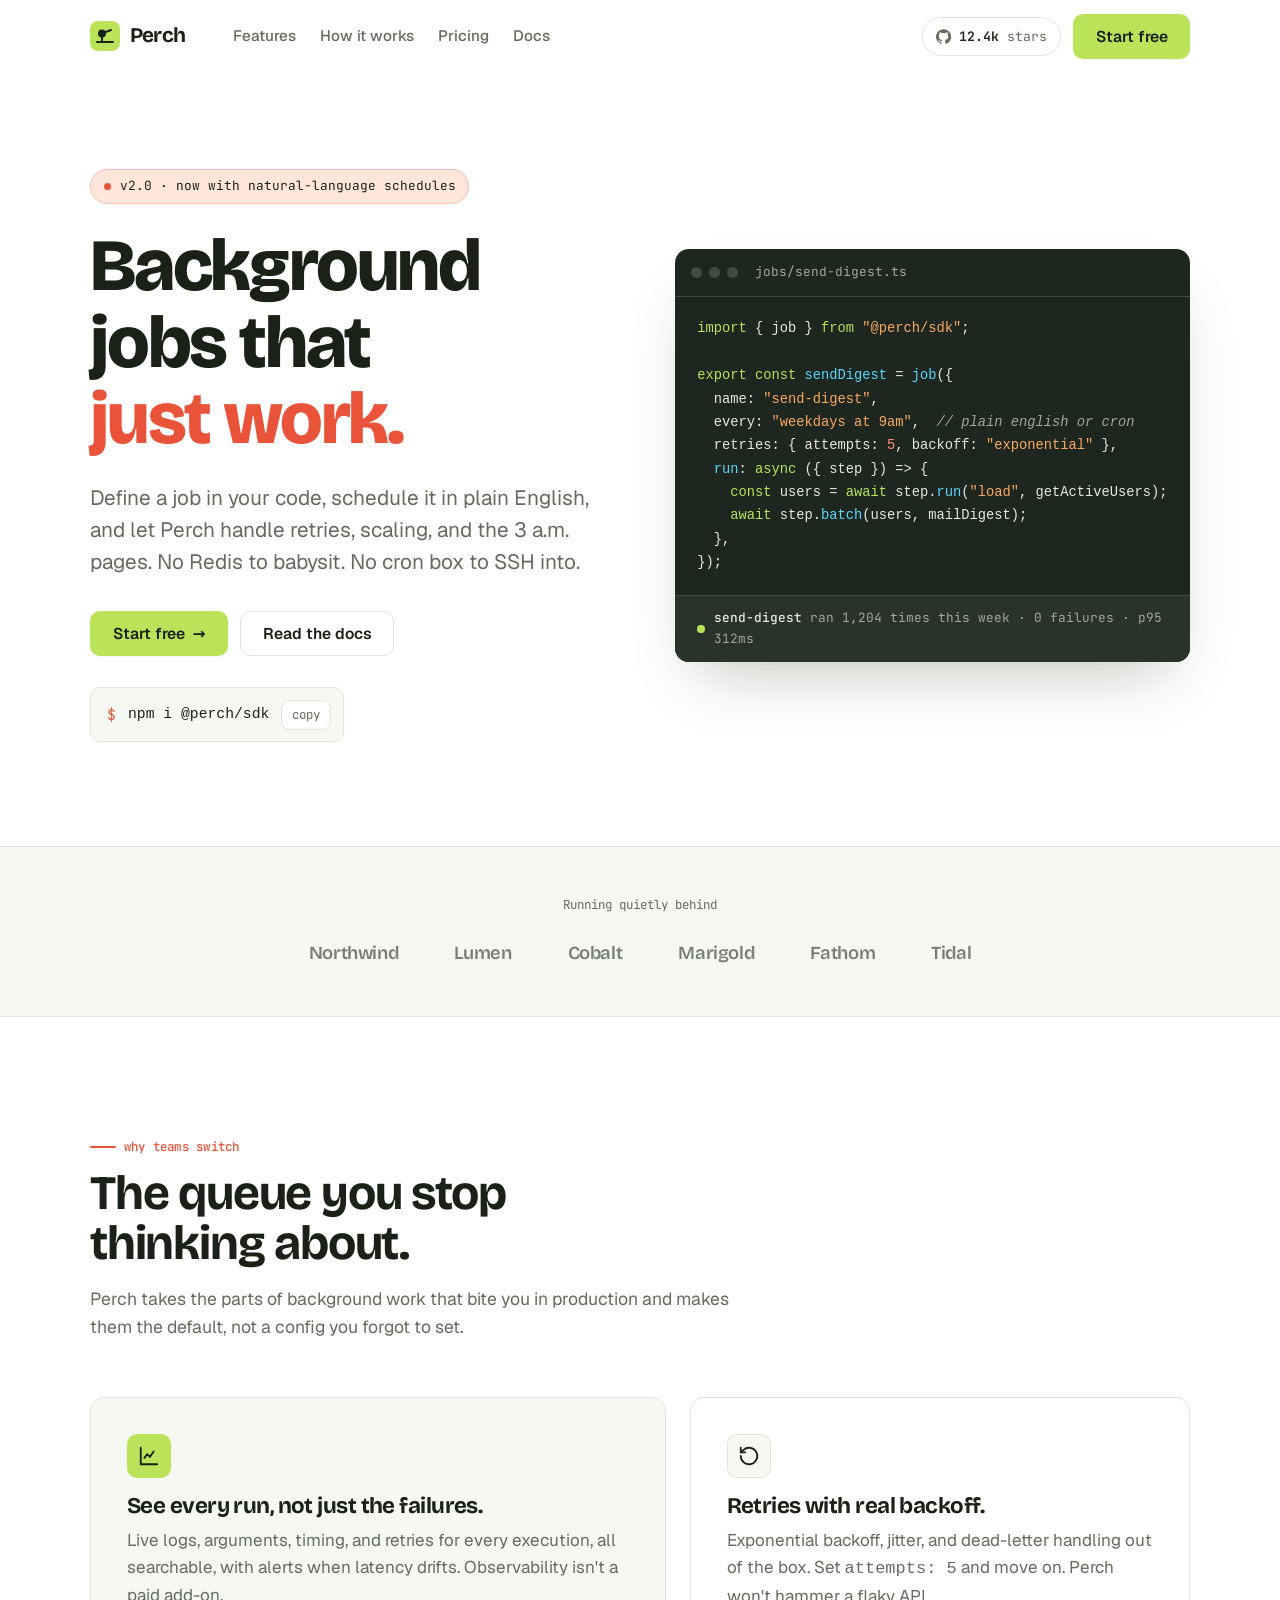
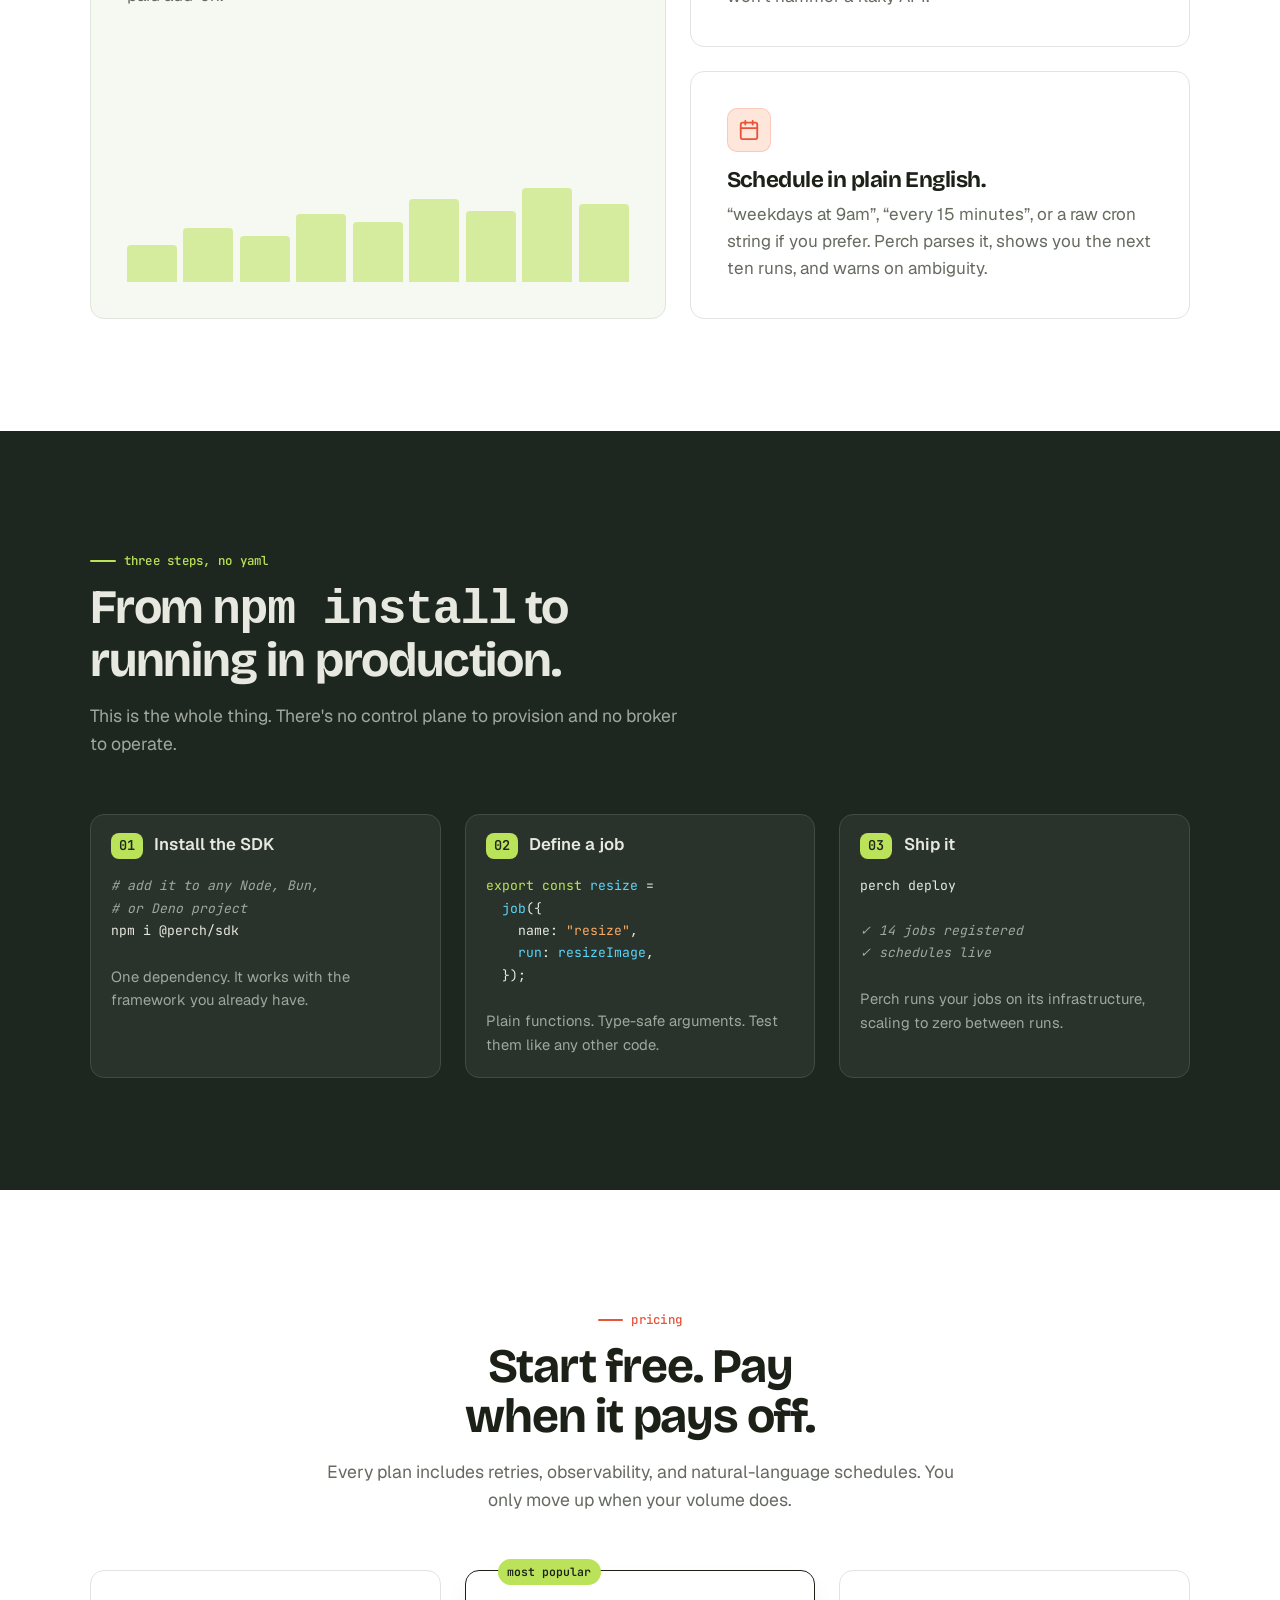
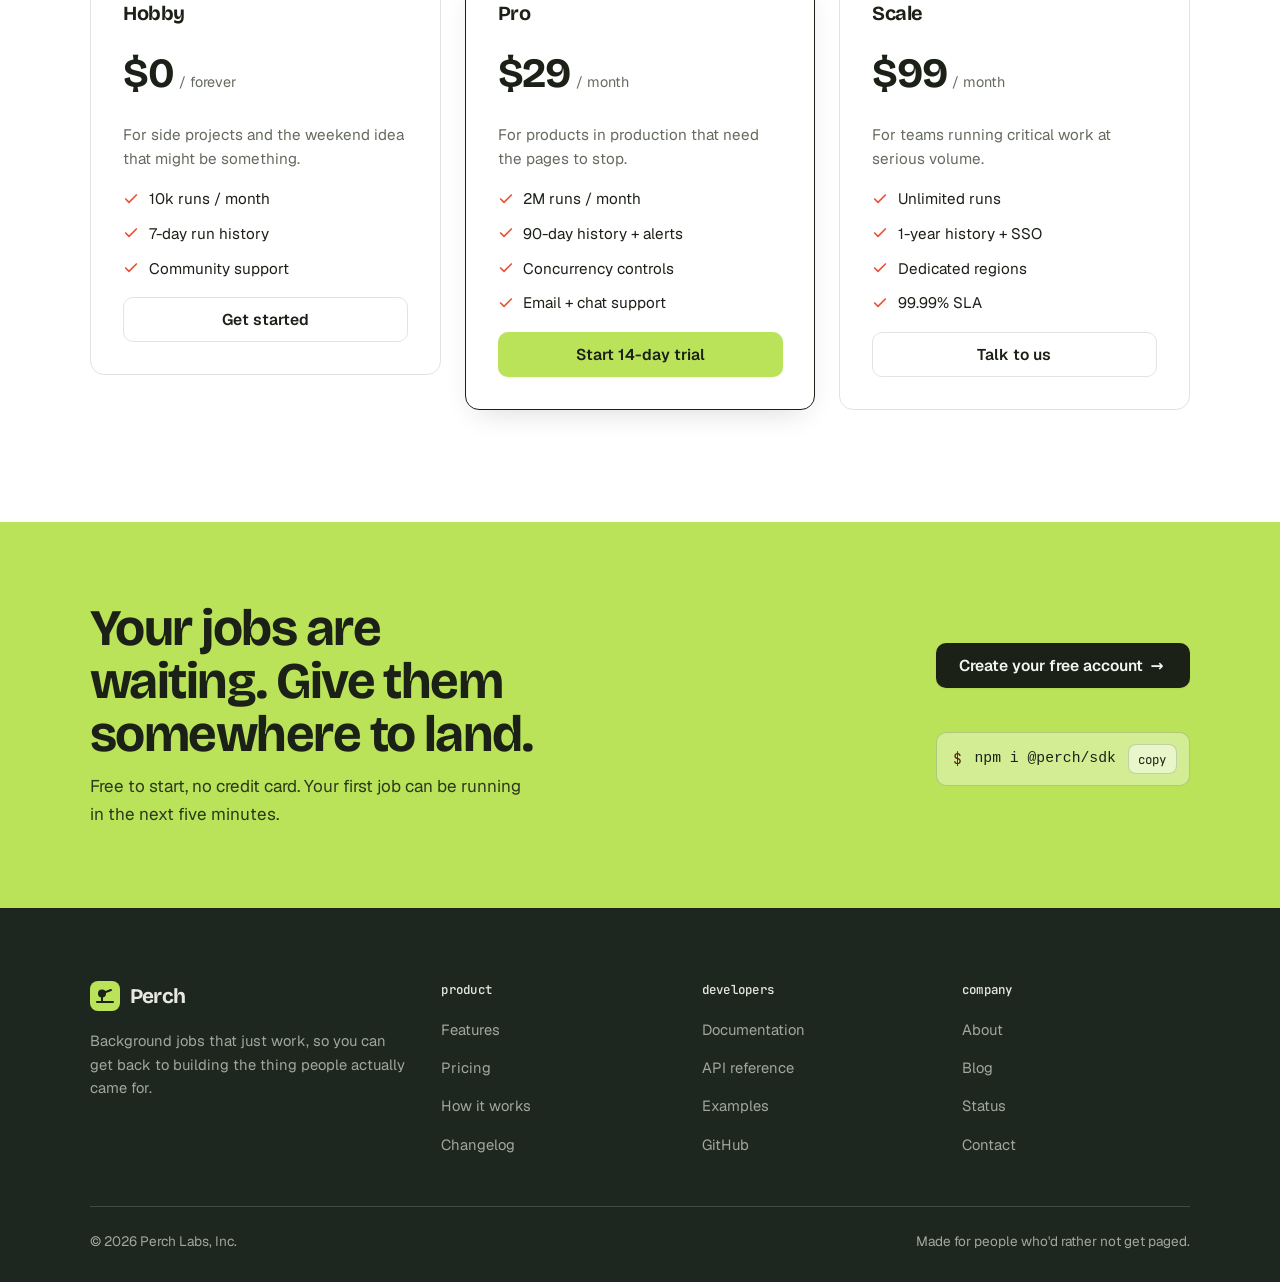
<file: site/index.html>
<!DOCTYPE html>
<html lang="en">
<head>
  <meta charset="UTF-8" />
  <meta name="viewport" content="width=device-width, initial-scale=1.0" />
  <title>Perch · background jobs that just work</title>
  <meta name="description" content="Define a job in your code, schedule it in plain English, and let Perch handle retries, scaling, and observability. No Redis to babysit. No cron box to SSH into." />
  <meta name="color-scheme" content="light" />
  <link rel="preload" href="fonts/bricolage-grotesque.woff2" as="font" type="font/woff2" crossorigin />
  <link rel="preload" href="fonts/geist.woff2" as="font" type="font/woff2" crossorigin />
  <link rel="stylesheet" href="styles.css" />
  <script src="main.js"></script>
</head>
<body>

  <!-- ============ Header ============ -->
  <header class="site-header">
    <div class="container nav">
      <a class="brand" href="#" aria-label="Perch home">
        <svg class="mark" width="30" height="30" viewBox="0 0 30 30" fill="none" aria-hidden="true">
          <rect width="30" height="30" rx="8" fill="oklch(0.86 0.17 124)"/>
          <circle cx="12" cy="12.5" r="4" fill="oklch(0.24 0.018 130)"/>
          <path d="M14.5 11.5 L21 9" stroke="oklch(0.24 0.018 130)" stroke-width="2" stroke-linecap="round"/>
          <path d="M7 21 H23" stroke="oklch(0.24 0.018 130)" stroke-width="2" stroke-linecap="round"/>
          <path d="M12 16.5 V21" stroke="oklch(0.24 0.018 130)" stroke-width="2" stroke-linecap="round"/>
        </svg>
        Perch
      </a>
      <ul class="nav-links">
        <li><a href="#features">Features</a></li>
        <li><a href="#how">How it works</a></li>
        <li><a href="#pricing">Pricing</a></li>
        <li><a href="#docs">Docs</a></li>
      </ul>
      <div class="nav-actions">
        <a class="gh-pill" href="#gh" aria-label="Star Perch on GitHub, 12.4 thousand stars">
          <svg width="15" height="15" viewBox="0 0 16 16" fill="currentColor" aria-hidden="true"><path d="M8 .25a8 8 0 0 0-2.53 15.59c.4.07.55-.17.55-.38v-1.34c-2.22.48-2.69-1.07-2.69-1.07-.36-.92-.89-1.17-.89-1.17-.73-.5.05-.49.05-.49.8.06 1.23.83 1.23.83.71 1.22 1.87.87 2.33.66.07-.52.28-.87.5-1.07-1.78-.2-3.64-.89-3.64-3.95 0-.87.31-1.59.83-2.15-.08-.2-.36-1.01.08-2.12 0 0 .67-.21 2.2.82a7.6 7.6 0 0 1 4 0c1.53-1.03 2.2-.82 2.2-.82.44 1.11.16 1.92.08 2.12.52.56.83 1.28.83 2.15 0 3.07-1.87 3.75-3.65 3.95.29.25.54.73.54 1.48v2.2c0 .21.15.46.55.38A8 8 0 0 0 8 .25Z"/></svg>
          <b>12.4k</b> stars
        </a>
        <a class="btn btn--primary" href="#pricing">Start free</a>
        <button class="nav-toggle" aria-label="Open menu">
          <svg width="20" height="20" viewBox="0 0 24 24" fill="none" stroke="currentColor" stroke-width="2" stroke-linecap="round"><path d="M4 7h16M4 12h16M4 17h16"/></svg>
        </button>
      </div>
    </div>
  </header>

  <main>
    <!-- ============ Hero ============ -->
    <section class="hero">
      <div class="container hero-grid">
        <div class="hero-copy">
          <span class="hero-badge reveal"><span class="dot"></span> v2.0 · now with natural-language schedules</span>
          <h1 class="reveal" data-delay="1">Background jobs that <span class="hl">just work.</span></h1>
          <p class="lede reveal" data-delay="2">Define a job in your code, schedule it in plain English, and let Perch handle retries, scaling, and the 3&nbsp;a.m. pages. No Redis to babysit. No cron box to SSH into.</p>
          <div class="hero-cta reveal" data-delay="2">
            <a class="btn btn--primary" href="#pricing">Start free <span class="arrow" aria-hidden="true">→</span></a>
            <a class="btn btn--ghost" href="#docs">Read the docs</a>
          </div>
          <div class="install reveal" data-delay="3">
            <span class="prompt" aria-hidden="true">$</span>
            <code>npm&nbsp;i&nbsp;@perch/sdk</code>
            <button data-copy="npm i @perch/sdk" aria-label="Copy install command">copy</button>
          </div>
        </div>

        <div class="hero-visual reveal" data-delay="1">
          <div class="code-card hero-mark-float">
            <div class="chrome">
              <span class="dot"></span><span class="dot"></span><span class="dot"></span>
              <span class="fname">jobs/send-digest.ts</span>
            </div>
<pre aria-label="Example job definition"><span class="tk-key">import</span> { job } <span class="tk-key">from</span> <span class="tk-str">"@perch/sdk"</span>;

<span class="tk-key">export const</span> <span class="tk-fn">sendDigest</span> = <span class="tk-fn">job</span>({
  name: <span class="tk-str">"send-digest"</span>,
  every: <span class="tk-str">"weekdays at 9am"</span>,  <span class="tk-com">// plain english or cron</span>
  retries: { attempts: <span class="tk-num">5</span>, backoff: <span class="tk-str">"exponential"</span> },
  <span class="tk-fn">run</span>: <span class="tk-key">async</span> ({ step }) => {
    <span class="tk-key">const</span> users = <span class="tk-key">await</span> step.<span class="tk-fn">run</span>(<span class="tk-str">"load"</span>, getActiveUsers);
    <span class="tk-key">await</span> step.<span class="tk-fn">batch</span>(users, mailDigest);
  },
});</pre>
            <div class="run-row">
              <span class="live" aria-hidden="true"></span>
              <span><b>send-digest</b> ran 1,204 times this week · 0 failures · p95 312ms</span>
            </div>
          </div>
        </div>
      </div>
    </section>

    <!-- ============ Trust strip ============ -->
    <section class="trust" aria-label="Teams using Perch">
      <div class="container">
        <p>Running quietly behind</p>
        <div class="logos">
          <span>Northwind</span>
          <span>Lumen</span>
          <span>Cobalt</span>
          <span>Marigold</span>
          <span>Fathom</span>
          <span>Tidal</span>
        </div>
      </div>
    </section>

    <!-- ============ Features ============ -->
    <section class="section" id="features">
      <div class="container">
        <div class="section-head reveal">
          <span class="eyebrow">why teams switch</span>
          <h2>The queue you stop thinking about.</h2>
          <p>Perch takes the parts of background work that bite you in production and makes them the default, not a config you forgot to set.</p>
        </div>

        <div class="features-grid">
          <article class="feature feature--tall reveal">
            <div class="ficon" aria-hidden="true">
              <svg width="22" height="22" viewBox="0 0 24 24" fill="none" stroke="oklch(0.24 0.018 130)" stroke-width="2" stroke-linecap="round" stroke-linejoin="round"><path d="M3 3v18h18"/><path d="M7 14l3-4 3 3 4-6"/></svg>
            </div>
            <h3>See every run, not just the failures.</h3>
            <p>Live logs, arguments, timing, and retries for every execution, all searchable, with alerts when latency drifts. Observability isn't a paid add-on.</p>
            <div class="mini-chart" aria-hidden="true">
              <i style="height:38%"></i><i style="height:55%"></i><i style="height:47%"></i>
              <i style="height:70%"></i><i style="height:62%"></i><i style="height:85%"></i>
              <i style="height:73%"></i><i style="height:96%"></i><i style="height:80%"></i>
            </div>
          </article>

          <article class="feature reveal" data-delay="1">
            <div class="ficon" aria-hidden="true">
              <svg width="22" height="22" viewBox="0 0 24 24" fill="none" stroke="currentColor" stroke-width="2" stroke-linecap="round" stroke-linejoin="round"><path d="M3 12a9 9 0 1 0 3-6.7L3 8"/><path d="M3 3v5h5"/></svg>
            </div>
            <h3>Retries with real backoff.</h3>
            <p>Exponential backoff, jitter, and dead-letter handling out of the box. Set <code>attempts: 5</code> and move on. Perch won't hammer a flaky API.</p>
          </article>

          <article class="feature feature--accent reveal" data-delay="2">
            <div class="ficon" aria-hidden="true">
              <svg width="22" height="22" viewBox="0 0 24 24" fill="none" stroke="currentColor" stroke-width="2" stroke-linecap="round" stroke-linejoin="round"><rect x="3" y="4" width="18" height="18" rx="2"/><path d="M16 2v4M8 2v4M3 10h18"/></svg>
            </div>
            <h3>Schedule in plain English.</h3>
            <p>“weekdays at 9am”, “every 15 minutes”, or a raw cron string if you prefer. Perch parses it, shows you the next ten runs, and warns on ambiguity.</p>
          </article>
        </div>
      </div>
    </section>

    <!-- ============ How it works ============ -->
    <section class="section how" id="how">
      <div class="container">
        <div class="section-head reveal">
          <span class="eyebrow">three steps, no yaml</span>
          <h2>From <code>npm install</code> to running in production.</h2>
          <p>This is the whole thing. There's no control plane to provision and no broker to operate.</p>
        </div>

        <div class="steps">
          <article class="step reveal">
            <div class="step-head"><span class="num">01</span><h4>Install the SDK</h4></div>
<pre><span class="tk-com"># add it to any Node, Bun,</span>
<span class="tk-com"># or Deno project</span>
npm i @perch/sdk</pre>
            <p>One dependency. It works with the framework you already have.</p>
          </article>

          <article class="step reveal" data-delay="1">
            <div class="step-head"><span class="num">02</span><h4>Define a job</h4></div>
<pre><span class="tk-key">export const</span> <span class="tk-fn">resize</span> =
  <span class="tk-fn">job</span>({
    name: <span class="tk-str">"resize"</span>,
    <span class="tk-fn">run</span>: <span class="tk-fn">resizeImage</span>,
  });</pre>
            <p>Plain functions. Type-safe arguments. Test them like any other code.</p>
          </article>

          <article class="step reveal" data-delay="2">
            <div class="step-head"><span class="num">03</span><h4>Ship it</h4></div>
<pre>perch deploy

<span class="tk-com">✓ 14 jobs registered</span>
<span class="tk-com">✓ schedules live</span></pre>
            <p>Perch runs your jobs on its infrastructure, scaling to zero between runs.</p>
          </article>
        </div>
      </div>
    </section>

    <!-- ============ Pricing ============ -->
    <section class="section" id="pricing">
      <div class="container">
        <div class="section-head reveal" style="margin-inline:auto;text-align:center;">
          <span class="eyebrow" style="justify-content:center;">pricing</span>
          <h2>Start free. Pay when it pays off.</h2>
          <p style="margin-inline:auto;">Every plan includes retries, observability, and natural-language schedules. You only move up when your volume does.</p>
        </div>

        <div class="tiers">
          <article class="tier reveal">
            <h3>Hobby</h3>
            <div class="price"><span class="amount">$0</span><span class="per">/ forever</span></div>
            <p class="desc">For side projects and the weekend idea that might be something.</p>
            <ul>
              <li><svg width="16" height="16" viewBox="0 0 24 24" fill="none" stroke="currentColor" stroke-width="2.5" stroke-linecap="round" stroke-linejoin="round"><path d="M20 6 9 17l-5-5"/></svg> 10k runs / month</li>
              <li><svg width="16" height="16" viewBox="0 0 24 24" fill="none" stroke="currentColor" stroke-width="2.5" stroke-linecap="round" stroke-linejoin="round"><path d="M20 6 9 17l-5-5"/></svg> 7-day run history</li>
              <li><svg width="16" height="16" viewBox="0 0 24 24" fill="none" stroke="currentColor" stroke-width="2.5" stroke-linecap="round" stroke-linejoin="round"><path d="M20 6 9 17l-5-5"/></svg> Community support</li>
            </ul>
            <a class="btn btn--ghost" href="#">Get started</a>
          </article>

          <article class="tier tier--featured reveal" data-delay="1">
            <span class="tier-tag">most popular</span>
            <h3>Pro</h3>
            <div class="price"><span class="amount">$29</span><span class="per">/ month</span></div>
            <p class="desc">For products in production that need the pages to stop.</p>
            <ul>
              <li><svg width="16" height="16" viewBox="0 0 24 24" fill="none" stroke="currentColor" stroke-width="2.5" stroke-linecap="round" stroke-linejoin="round"><path d="M20 6 9 17l-5-5"/></svg> 2M runs / month</li>
              <li><svg width="16" height="16" viewBox="0 0 24 24" fill="none" stroke="currentColor" stroke-width="2.5" stroke-linecap="round" stroke-linejoin="round"><path d="M20 6 9 17l-5-5"/></svg> 90-day history + alerts</li>
              <li><svg width="16" height="16" viewBox="0 0 24 24" fill="none" stroke="currentColor" stroke-width="2.5" stroke-linecap="round" stroke-linejoin="round"><path d="M20 6 9 17l-5-5"/></svg> Concurrency controls</li>
              <li><svg width="16" height="16" viewBox="0 0 24 24" fill="none" stroke="currentColor" stroke-width="2.5" stroke-linecap="round" stroke-linejoin="round"><path d="M20 6 9 17l-5-5"/></svg> Email + chat support</li>
            </ul>
            <a class="btn btn--primary" href="#">Start 14-day trial</a>
          </article>

          <article class="tier reveal" data-delay="2">
            <h3>Scale</h3>
            <div class="price"><span class="amount">$99</span><span class="per">/ month</span></div>
            <p class="desc">For teams running critical work at serious volume.</p>
            <ul>
              <li><svg width="16" height="16" viewBox="0 0 24 24" fill="none" stroke="currentColor" stroke-width="2.5" stroke-linecap="round" stroke-linejoin="round"><path d="M20 6 9 17l-5-5"/></svg> Unlimited runs</li>
              <li><svg width="16" height="16" viewBox="0 0 24 24" fill="none" stroke="currentColor" stroke-width="2.5" stroke-linecap="round" stroke-linejoin="round"><path d="M20 6 9 17l-5-5"/></svg> 1-year history + SSO</li>
              <li><svg width="16" height="16" viewBox="0 0 24 24" fill="none" stroke="currentColor" stroke-width="2.5" stroke-linecap="round" stroke-linejoin="round"><path d="M20 6 9 17l-5-5"/></svg> Dedicated regions</li>
              <li><svg width="16" height="16" viewBox="0 0 24 24" fill="none" stroke="currentColor" stroke-width="2.5" stroke-linecap="round" stroke-linejoin="round"><path d="M20 6 9 17l-5-5"/></svg> 99.99% SLA</li>
            </ul>
            <a class="btn btn--ghost" href="#">Talk to us</a>
          </article>
        </div>
      </div>
    </section>

    <!-- ============ CTA band ============ -->
    <section class="cta-band" aria-label="Get started">
      <div class="container cta-inner">
        <div>
          <h2>Your jobs are waiting. Give them somewhere to land.</h2>
          <p>Free to start, no credit card. Your first job can be running in the next five minutes.</p>
        </div>
        <div class="cta-actions">
          <a class="btn btn--primary" href="#">Create your free account <span class="arrow" aria-hidden="true">→</span></a>
          <div class="install">
            <span class="prompt" aria-hidden="true">$</span>
            <code>npm&nbsp;i&nbsp;@perch/sdk</code>
            <button data-copy="npm i @perch/sdk" aria-label="Copy install command">copy</button>
          </div>
        </div>
      </div>
    </section>
  </main>

  <!-- ============ Footer ============ -->
  <footer class="site-footer" id="docs">
    <div class="container">
      <div class="footer-top">
        <div class="footer-brand">
          <a class="brand" href="#" aria-label="Perch home">
            <svg class="mark" width="30" height="30" viewBox="0 0 30 30" fill="none" aria-hidden="true">
              <rect width="30" height="30" rx="8" fill="oklch(0.86 0.17 124)"/>
              <circle cx="12" cy="12.5" r="4" fill="oklch(0.24 0.018 130)"/>
              <path d="M14.5 11.5 L21 9" stroke="oklch(0.24 0.018 130)" stroke-width="2" stroke-linecap="round"/>
              <path d="M7 21 H23" stroke="oklch(0.24 0.018 130)" stroke-width="2" stroke-linecap="round"/>
              <path d="M12 16.5 V21" stroke="oklch(0.24 0.018 130)" stroke-width="2" stroke-linecap="round"/>
            </svg>
            Perch
          </a>
          <p>Background jobs that just work, so you can get back to building the thing people actually came for.</p>
        </div>
        <div class="footer-col">
          <h5>product</h5>
          <ul>
            <li><a href="#features">Features</a></li>
            <li><a href="#pricing">Pricing</a></li>
            <li><a href="#how">How it works</a></li>
            <li><a href="#">Changelog</a></li>
          </ul>
        </div>
        <div class="footer-col">
          <h5>developers</h5>
          <ul>
            <li><a href="#">Documentation</a></li>
            <li><a href="#">API reference</a></li>
            <li><a href="#">Examples</a></li>
            <li><a href="#gh">GitHub</a></li>
          </ul>
        </div>
        <div class="footer-col">
          <h5>company</h5>
          <ul>
            <li><a href="#">About</a></li>
            <li><a href="#">Blog</a></li>
            <li><a href="#">Status</a></li>
            <li><a href="#">Contact</a></li>
          </ul>
        </div>
      </div>
      <div class="footer-bottom">
        <span>© 2026 Perch Labs, Inc.</span>
        <span>Made for people who'd rather not get paged.</span>
      </div>
    </div>
  </footer>

</body>
</html>
</file>
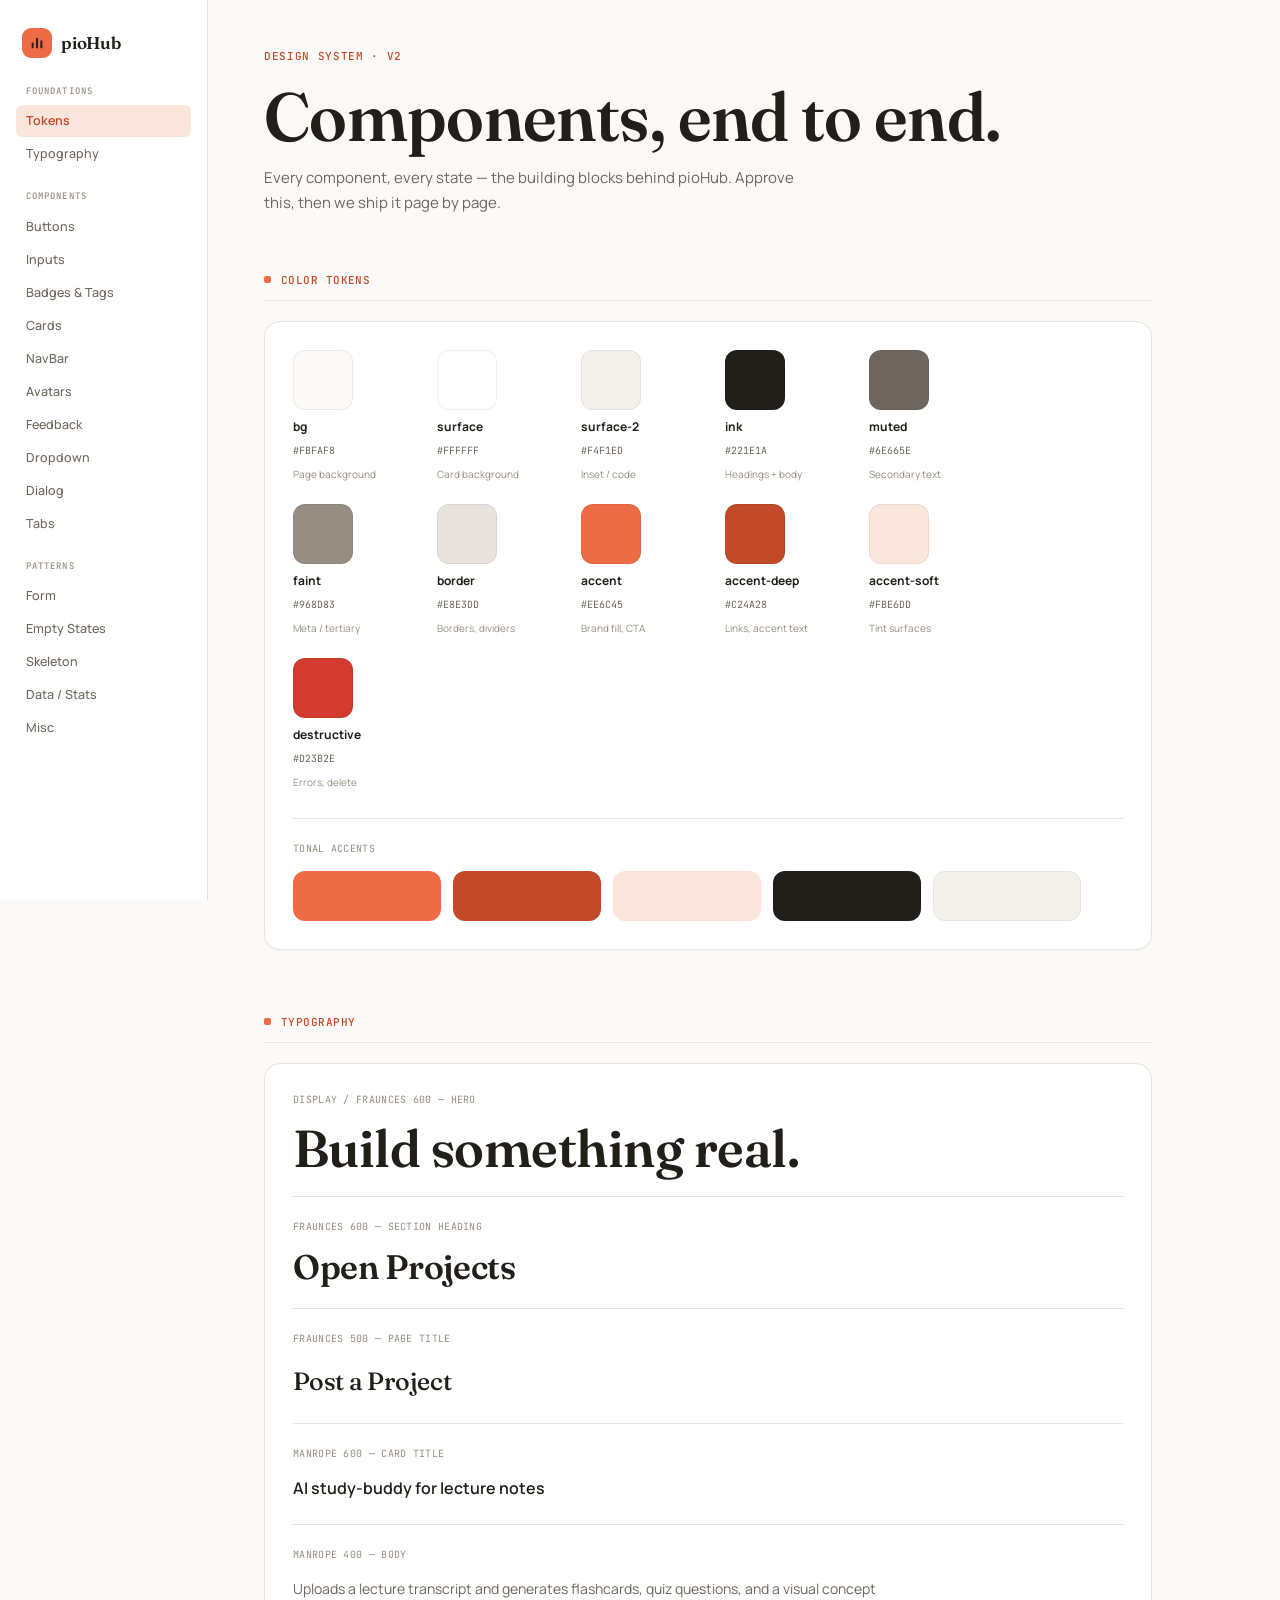
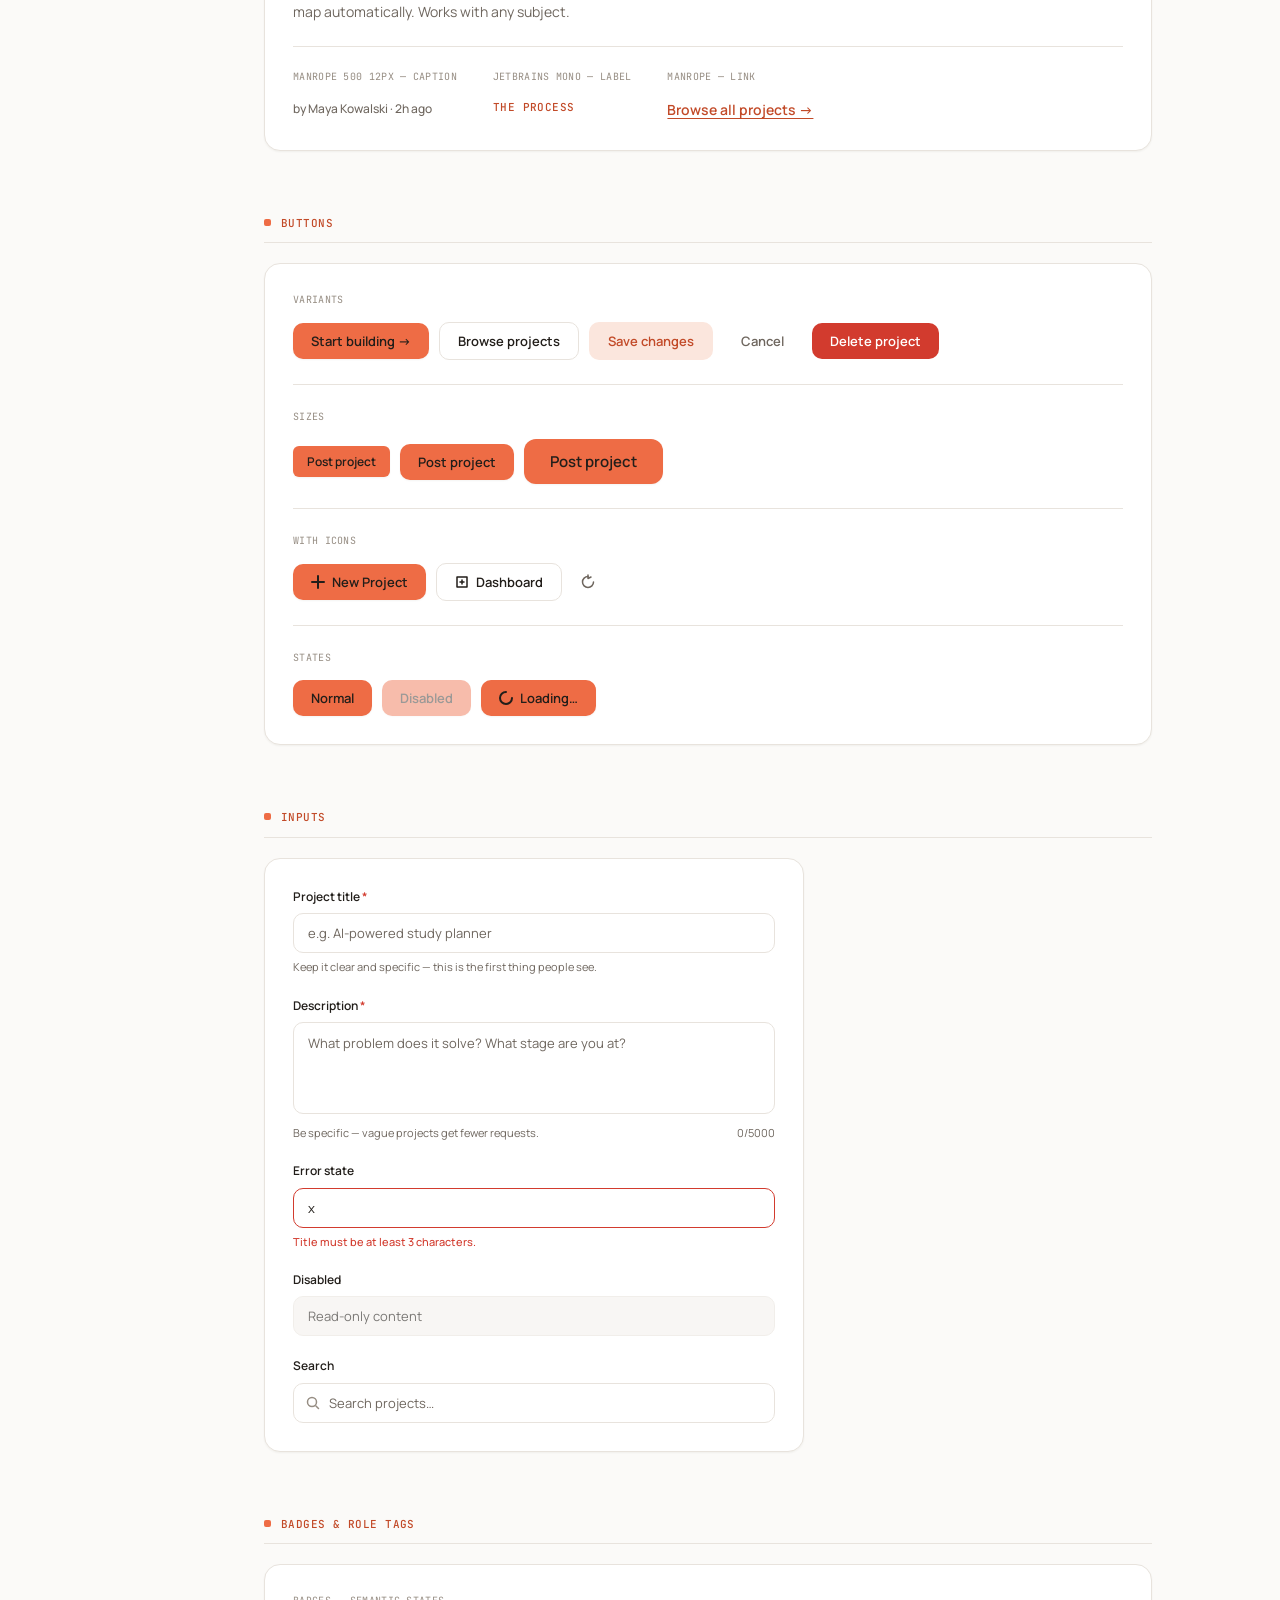
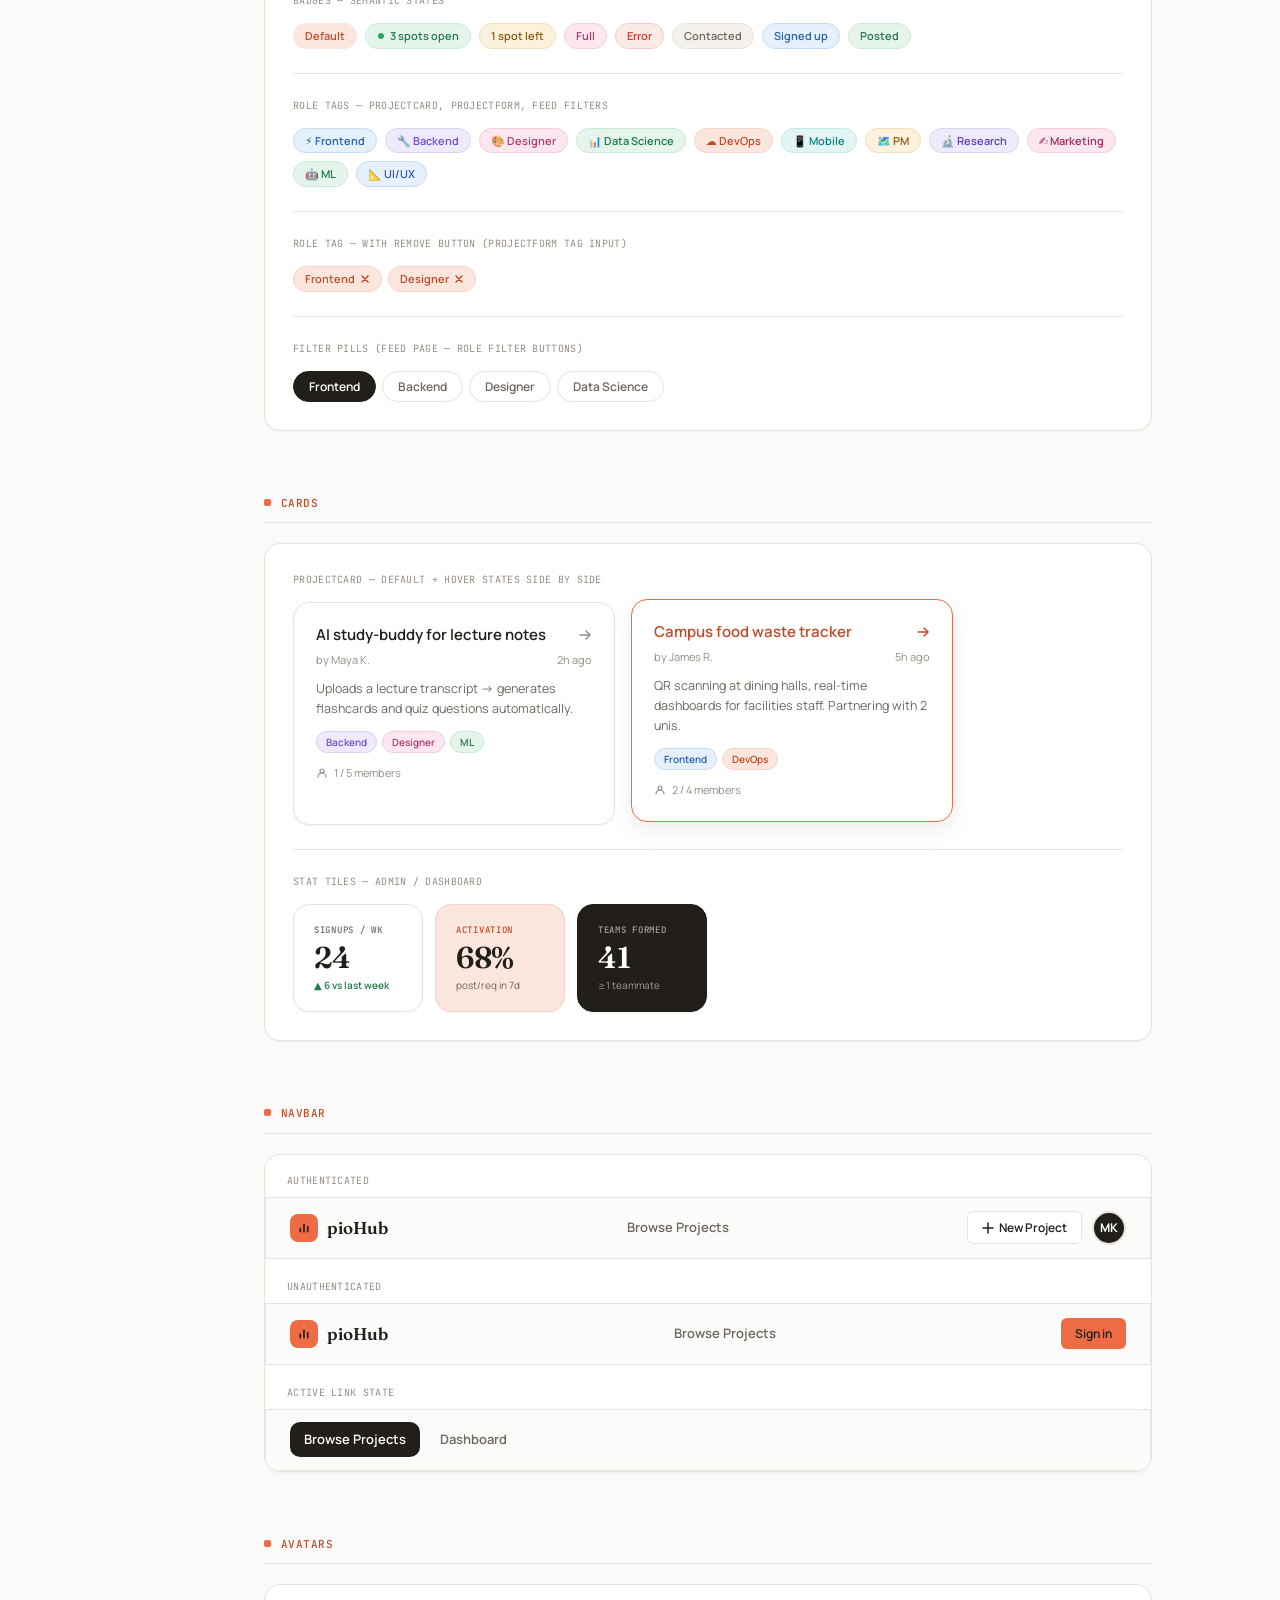
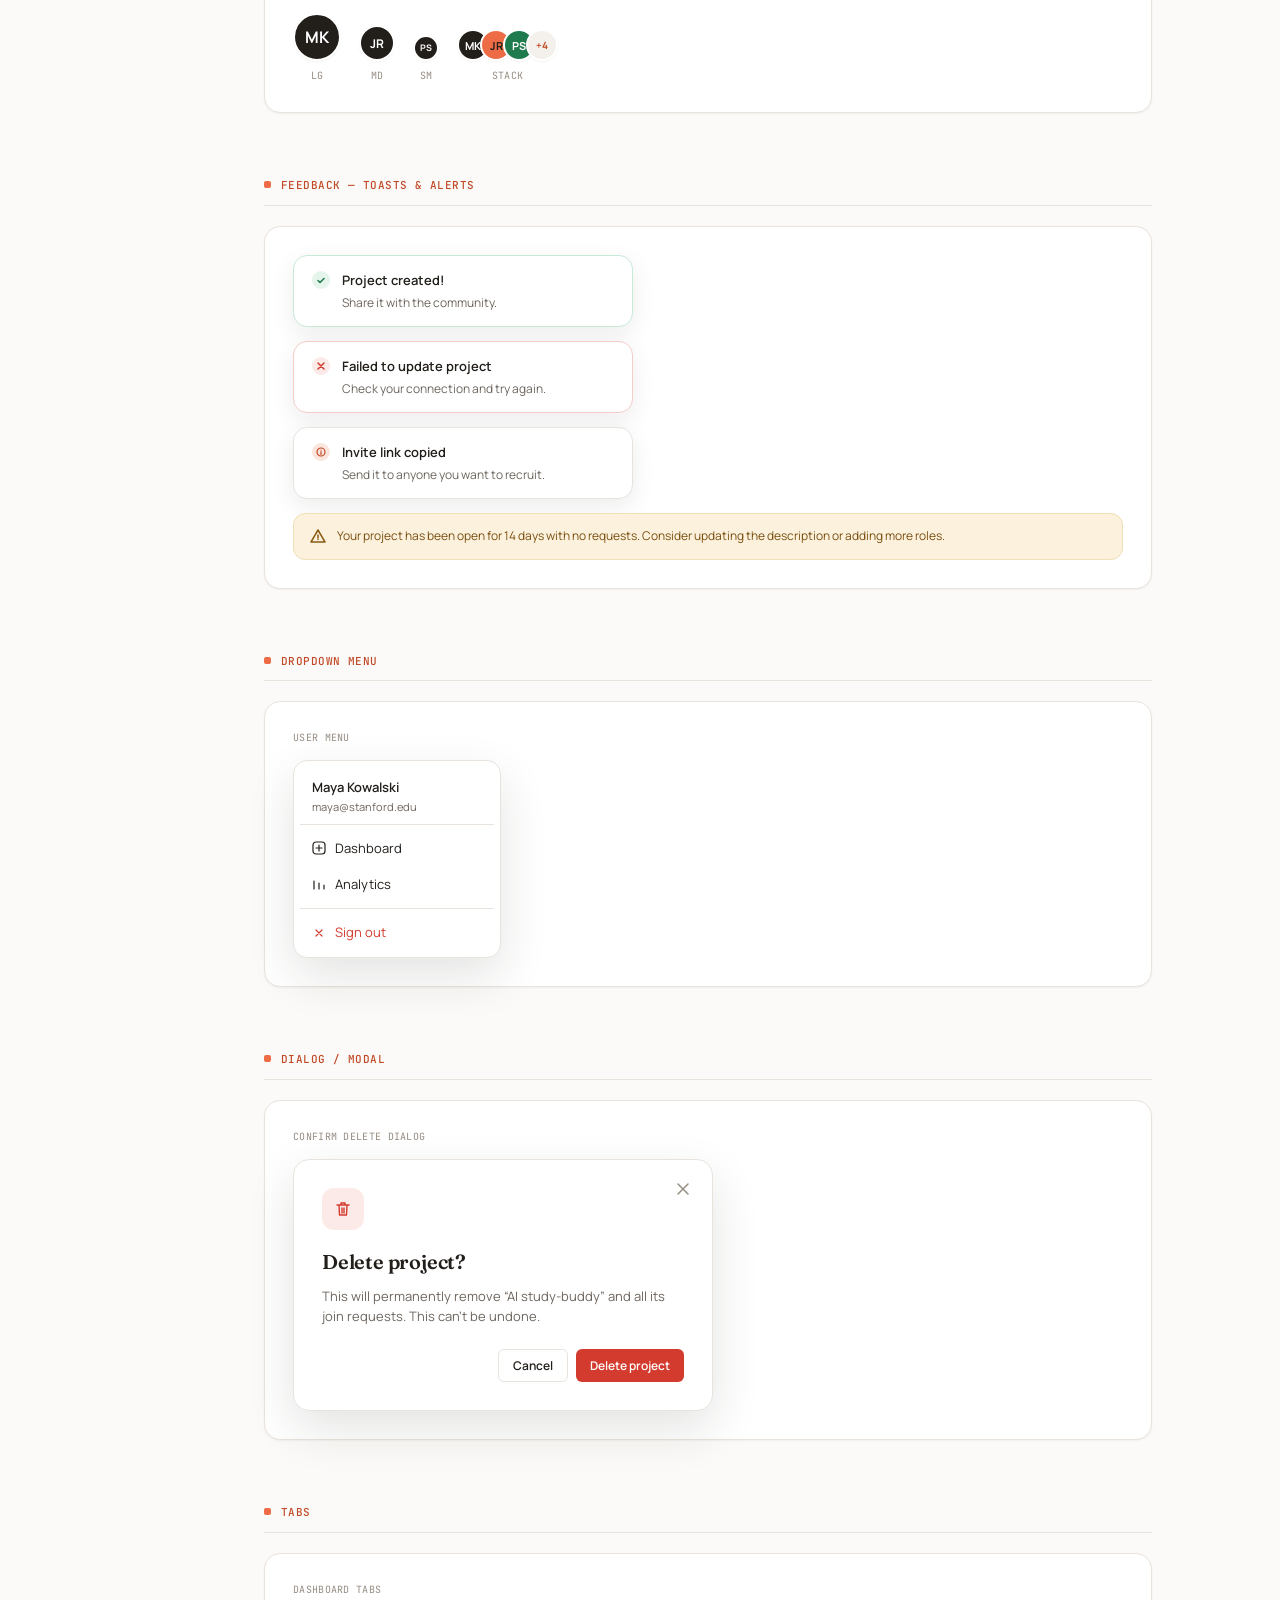
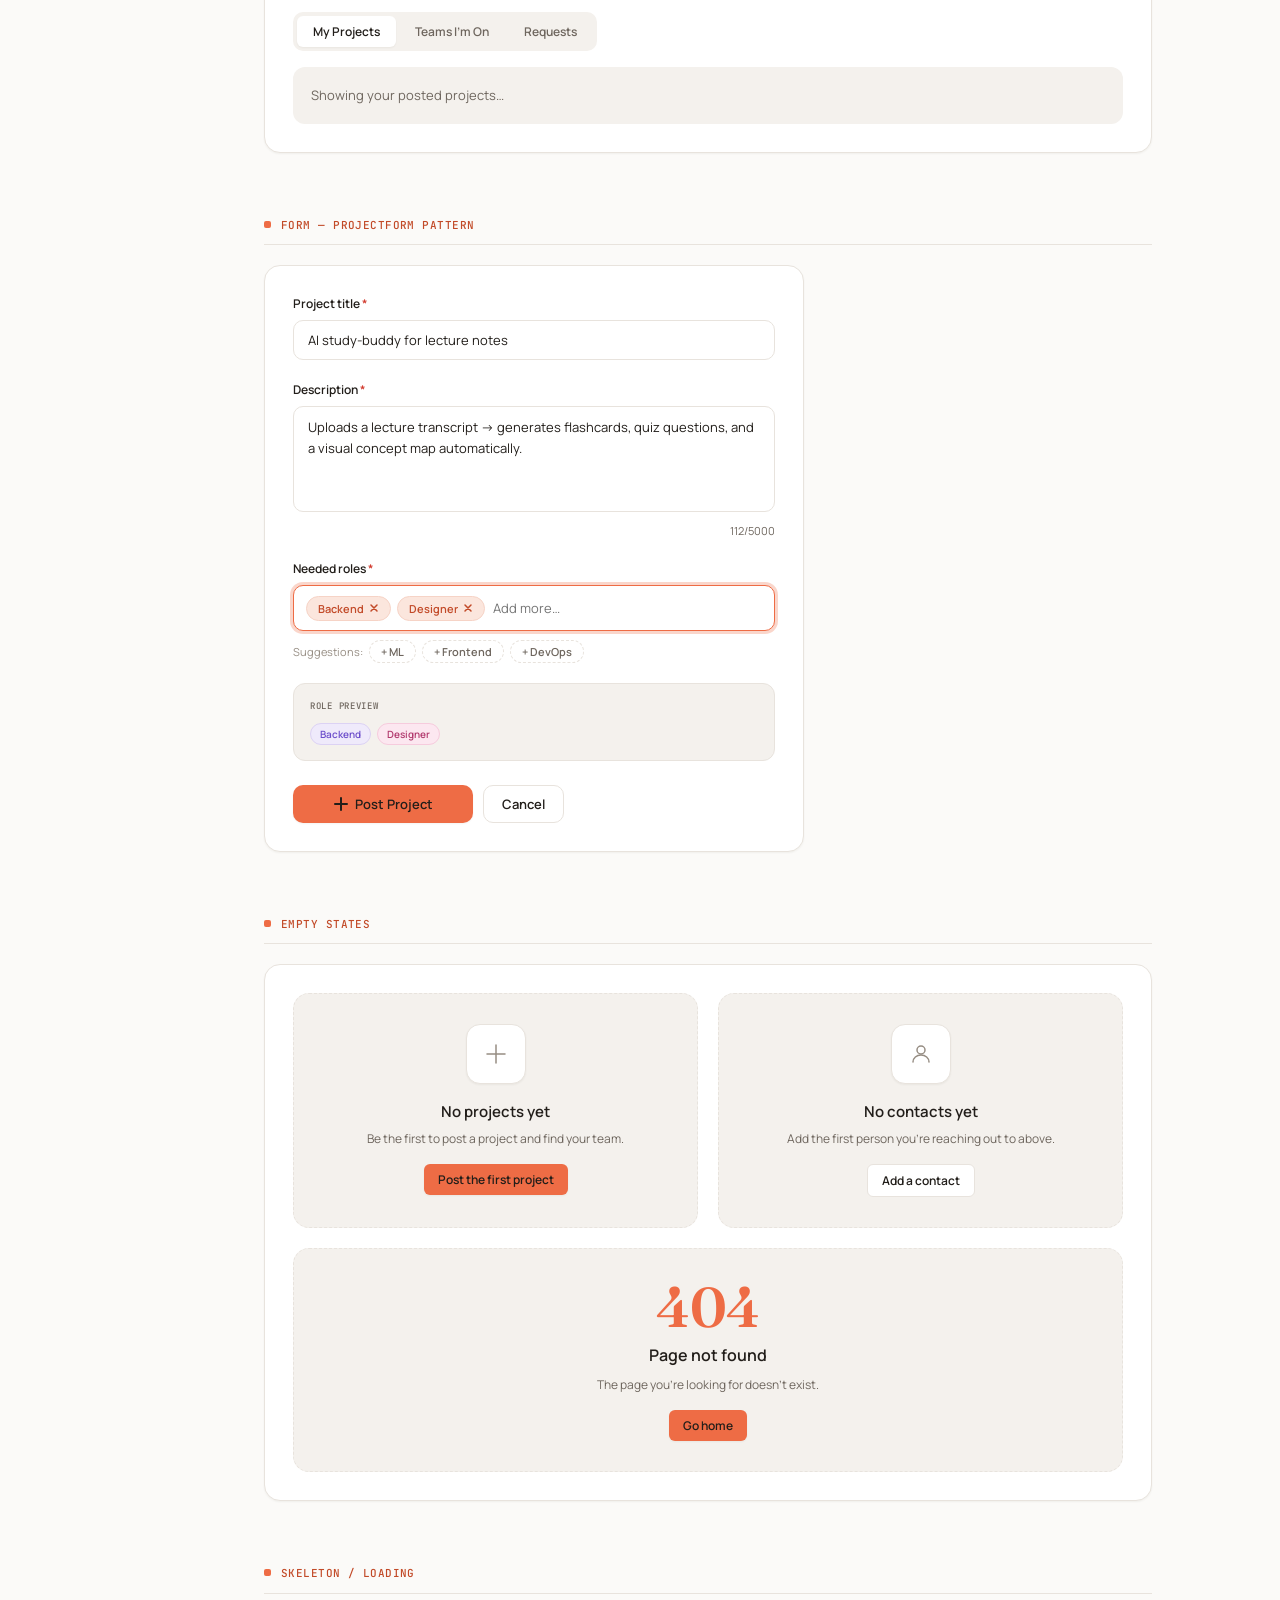
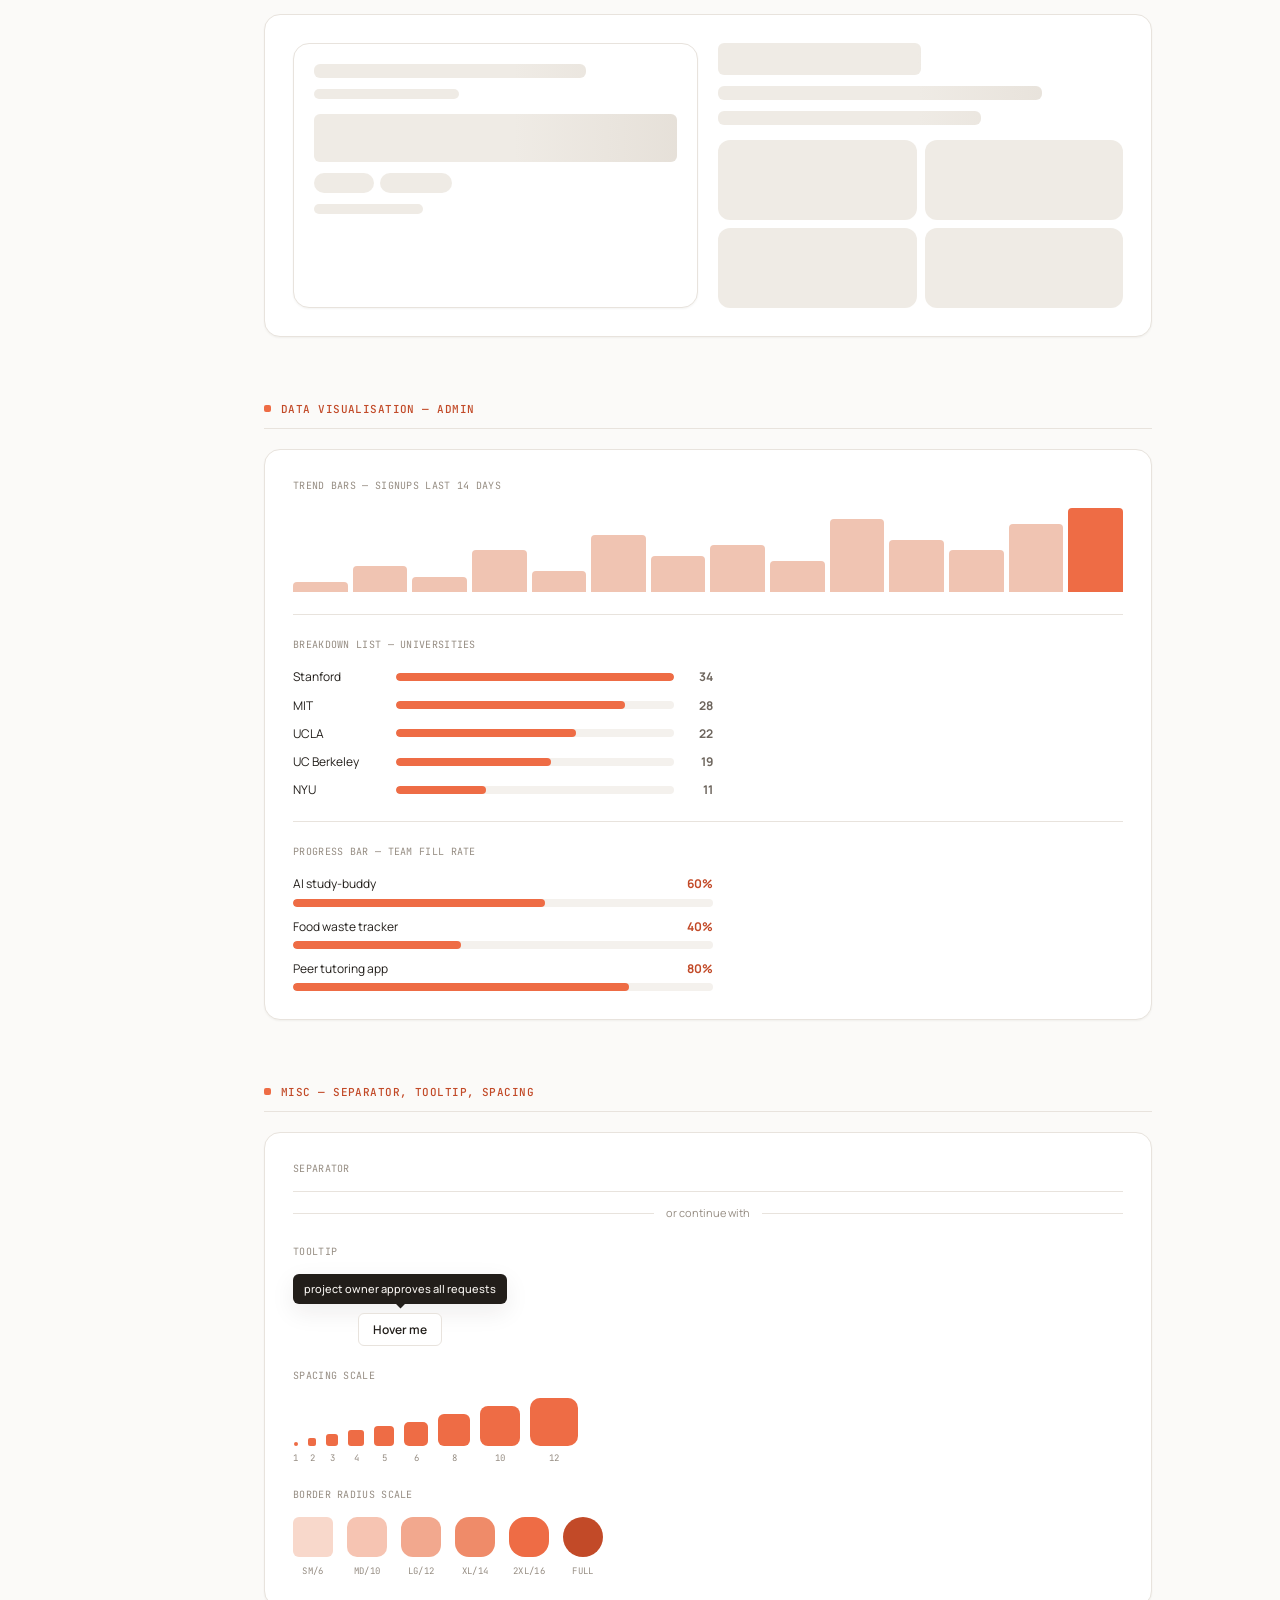
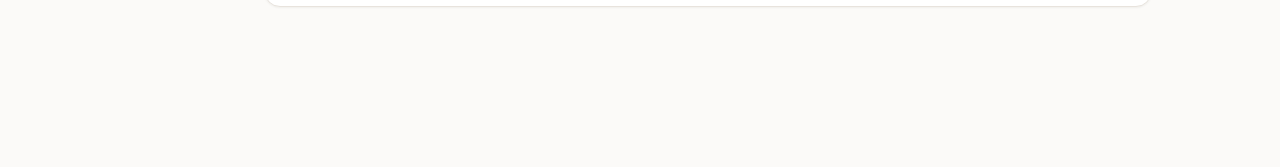
<file: piohub-design-system.html>
<!DOCTYPE html>
<html lang="en">
<head>
  <meta charset="UTF-8"/>
  <meta name="viewport" content="width=device-width, initial-scale=1.0"/>
  <title>pioHub — Design System</title>
  <link rel="preconnect" href="https://fonts.googleapis.com"/>
  <link rel="preconnect" href="https://fonts.gstatic.com" crossorigin/>
  <link href="https://fonts.googleapis.com/css2?family=Fraunces:opsz,wght@9..144,400;9..144,500;9..144,600;9..144,700&family=Manrope:wght@400;500;600;700;800&family=JetBrains+Mono:wght@400;500;700&display=swap" rel="stylesheet"/>
  <style>
    :root{
      /* ── canvas & ink ── */
      --bg:        #FBFAF8;   /* soft near-white — not cream, just air */
      --surface:   #FFFFFF;   /* card / panel */
      --surface-2: #F4F1ED;   /* inset / code chrome */
      --ink:       #221E1A;   /* headings + strong body (~14:1 on white) */
      --muted:     #6E665E;   /* secondary text (≥4.5:1) */
      --faint:     #968D83;   /* tertiary / meta */
      --border:    #E8E3DD;   /* hairlines */

      /* ── signature: persimmon ── */
      --accent:      #EE6C45; /* brand fill — pairs with ink text */
      --accent-deep: #C24A28; /* links / hover / accent text on white (≥4.5:1) */
      --accent-soft: #FBE6DD; /* tint surface */
      --accent-ring: rgba(238,108,69,.28);

      /* ── semantic ── */
      --destructive:     #D23B2E; /* crimson — distinct from persimmon */
      --destructive-soft:#FCEAE8;
      --destructive-bd:  #F4CCC8;

      /* ── radius ── */
      --r-sm: 6px;  --r-md: 10px; --r-lg: 12px;
      --r-xl: 14px; --r-2xl: 16px; --r-full: 9999px;

      /* ── elevation (defined, never border+wide-shadow at rest) ── */
      --sh-sm: 0 1px 2px rgba(34,30,26,.05);
      --sh-md: 0 8px 24px rgba(34,30,26,.08);
      --sh-lg: 0 18px 48px rgba(34,30,26,.12);

      /* ── type ── */
      --font-display: 'Fraunces', Georgia, serif;
      --font-ui: 'Manrope', system-ui, sans-serif;
      --font-mono: 'JetBrains Mono', ui-monospace, monospace;

      /* ── z-index scale ── */
      --z-sticky: 100; --z-dropdown: 200; --z-modal: 400; --z-toast: 600; --z-tooltip: 800;
    }

    *, *::before, *::after { box-sizing: border-box; }
    html { scroll-behavior: smooth; }
    body {
      margin:0; background: var(--bg); color: var(--ink);
      font-family: var(--font-ui); font-size:14px; line-height:1.6;
      -webkit-font-smoothing:antialiased; text-rendering:optimizeLegibility;
    }

    /* ── headings ── */
    .display { font-family: var(--font-display); font-optical-sizing:auto; font-weight:600; color:var(--ink); letter-spacing:-.01em; text-wrap:balance; }

    /* ── section label (real taxonomy, not decorative eyebrow) ── */
    .ds-label {
      font-family: var(--font-mono); font-size:11px; font-weight:500;
      letter-spacing:.04em; text-transform:uppercase; color:var(--accent-deep);
      margin:0 0 20px; padding-bottom:10px; border-bottom:1px solid var(--border);
      display:flex; align-items:baseline; gap:10px;
    }
    .ds-label::before{ content:""; width:7px; height:7px; border-radius:2px; background:var(--accent); transform:translateY(-1px); }

    /* ── card base ── */
    .ds-card { background:var(--surface); border:1px solid var(--border); border-radius:var(--r-2xl); padding:28px; box-shadow:var(--sh-sm); }

    .micro { font-family:var(--font-mono); font-size:10px; letter-spacing:.03em; color:var(--faint); text-transform:uppercase; margin-bottom:14px; }

    /* ── token strip ── */
    .swatch { width:60px; height:60px; border-radius:12px; border:1px solid rgba(34,30,26,.07); }

    /* ── BUTTONS ── */
    .btn { display:inline-flex; align-items:center; justify-content:center; gap:7px; font-family:var(--font-ui); font-weight:600; border-radius:var(--r-md); border:none; cursor:pointer; transition:transform .18s cubic-bezier(.2,.8,.2,1), background .18s, box-shadow .18s, border-color .18s, color .18s; white-space:nowrap; }
    .btn:focus-visible { outline:2px solid var(--accent); outline-offset:2px; }
    .btn:disabled { opacity:.45; pointer-events:none; }

    .btn-default { background:var(--accent); color:var(--ink); box-shadow:var(--sh-sm); }
    .btn-default:hover { background:#F07A55; transform:translateY(-1px); box-shadow:0 6px 18px var(--accent-ring); }
    .btn-default:active { transform:translateY(0); }

    .btn-outline { background:var(--surface); color:var(--ink); border:1.5px solid var(--border); }
    .btn-outline:hover { border-color:var(--accent); color:var(--accent-deep); }

    .btn-ghost { background:transparent; color:var(--muted); }
    .btn-ghost:hover { background:var(--surface-2); color:var(--ink); }

    .btn-destructive { background:var(--destructive); color:#fff; }
    .btn-destructive:hover { background:#B82F24; }

    .btn-secondary { background:var(--accent-soft); color:var(--accent-deep); border:1.5px solid transparent; }
    .btn-secondary:hover { background:#F8D8CB; }

    .btn-sm  { font-size:12px; padding:7px 14px; border-radius:var(--r-sm); }
    .btn-md  { font-size:13px; padding:9px 18px; }
    .btn-lg  { font-size:15px; padding:12px 26px; border-radius:var(--r-lg); }
    .btn-icon{ padding:8px; border-radius:var(--r-md); }

    /* ── INPUTS ── */
    .inp { display:flex; width:100%; border-radius:var(--r-md); border:1.5px solid var(--border); background:var(--surface); padding:10px 14px; font-size:13px; font-family:var(--font-ui); color:var(--ink); transition:border-color .15s, box-shadow .15s; outline:none; }
    .inp::placeholder { color:var(--muted); }
    .inp:focus { border-color:var(--accent); box-shadow:0 0 0 3px var(--accent-ring); }
    .inp-error { border-color:var(--destructive); }
    .inp-error:focus { box-shadow:0 0 0 3px var(--destructive-soft); }
    .inp-disabled { opacity:.6; pointer-events:none; background:var(--surface-2); }
    textarea.inp { min-height:92px; resize:none; line-height:1.6; }

    /* ── BADGES ── */
    .badge { display:inline-flex; align-items:center; gap:5px; border-radius:var(--r-full); font-size:11px; font-weight:600; font-family:var(--font-ui); padding:3px 11px; border:1px solid transparent; }

    /* ── ROLE TAGS — one harmonized tint formula ── */
    .role-tag { display:inline-flex; align-items:center; gap:4px; border-radius:var(--r-full); font-size:11px; font-weight:600; font-family:var(--font-ui); padding:3px 11px; border:1px solid; transition:transform .15s cubic-bezier(.2,.8,.2,1); }
    .role-tag:hover { transform:translateY(-1px); }

    /* ── CARD variants ── */
    .project-card { background:var(--surface); border:1px solid var(--border); border-radius:var(--r-2xl); padding:22px; transition:border-color .2s, box-shadow .2s, transform .2s cubic-bezier(.2,.8,.2,1); cursor:pointer; box-shadow:var(--sh-sm); }
    .project-card:hover { border-color:var(--accent); box-shadow:var(--sh-md); transform:translateY(-3px); }

    /* ── AVATAR ── */
    .avatar-ring { border:2.5px solid var(--surface); border-radius:var(--r-full); display:flex; align-items:center; justify-content:center; font-family:var(--font-ui); font-weight:700; color:#fff; background:var(--ink); overflow:hidden; box-shadow:var(--sh-sm); }

    /* ── NAV ── */
    .nav-demo { background:rgba(251,250,248,.8); backdrop-filter:blur(14px); border:1px solid var(--border); }

    /* ── TOAST ── */
    .toast { background:var(--surface); border:1px solid var(--border); border-radius:var(--r-xl); padding:14px 18px; box-shadow:var(--sh-md); display:flex; align-items:flex-start; gap:12px; max-width:340px; }

    /* ── SKELETON ── */
    @keyframes shimmer { 0%{background-position:-400px 0} 100%{background-position:400px 0} }
    .skeleton { background:linear-gradient(90deg, #EFEBE5 25%, #E4DED6 50%, #EFEBE5 75%); background-size:800px 100%; animation:shimmer 1.4s ease infinite; border-radius:var(--r-sm); }

    /* ── DROPDOWN ── */
    .dropdown { background:var(--surface); border:1px solid var(--border); border-radius:var(--r-xl); box-shadow:var(--sh-lg); padding:6px; min-width:208px; }
    .dropdown-item { display:flex; align-items:center; gap:9px; padding:8px 12px; border-radius:var(--r-sm); font-size:13px; color:var(--ink); cursor:pointer; transition:background .12s, color .12s; font-family:var(--font-ui); }
    .dropdown-item:hover { background:var(--accent-soft); color:var(--accent-deep); }
    .dropdown-item.danger { color:var(--destructive); }
    .dropdown-item.danger:hover { background:var(--destructive-soft); color:#B82F24; }
    .dropdown-sep { height:1px; background:var(--border); margin:5px 0; }

    /* ── DIALOG ── */
    .dialog-overlay { background:rgba(34,30,26,.42); backdrop-filter:blur(3px); position:fixed; inset:0; z-index:var(--z-modal); display:flex; align-items:center; justify-content:center; }
    .dialog-box { background:var(--surface); border:1px solid var(--border); border-radius:var(--r-2xl); padding:28px; max-width:460px; width:100%; box-shadow:var(--sh-lg); position:relative; }

    /* ── TABS ── */
    .tabs-list { display:inline-flex; background:var(--surface-2); border-radius:var(--r-md); padding:4px; gap:3px; }
    .tab-trigger { font-family:var(--font-ui); font-size:12px; font-weight:600; padding:7px 16px; border-radius:var(--r-sm); border:none; cursor:pointer; background:transparent; color:var(--muted); transition:all .15s; }
    .tab-trigger.active { background:var(--surface); color:var(--ink); box-shadow:var(--sh-sm); }

    /* ── TOOLTIP ── */
    .tooltip-box { background:var(--ink); color:#F7F4F0; font-size:11px; font-family:var(--font-ui); font-weight:500; padding:6px 11px; border-radius:var(--r-sm); white-space:nowrap; box-shadow:var(--sh-md); }

    /* ── SEPARATOR ── */
    .sep-h { height:1px; background:var(--border); width:100%; }
    .sep-v { width:1px; background:var(--border); height:100%; }

    /* ── STAT TILE ── */
    .stat-tile { background:var(--surface); border:1px solid var(--border); border-radius:var(--r-2xl); padding:18px 20px; box-shadow:var(--sh-sm); }

    /* ── NAV LINK (in-page navbar demo) ── */
    .nav-link { font-family:var(--font-ui); font-size:13px; font-weight:600; padding:7px 14px; border-radius:var(--r-md); color:var(--muted); transition:all .15s; text-decoration:none; }
    .nav-link:hover { background:var(--surface-2); color:var(--ink); }
    .nav-link.active { background:var(--ink); color:#fff; }

    /* ── EMPTY STATE ── */
    .empty-icon { width:60px; height:60px; border-radius:var(--r-xl); background:var(--surface); border:1px solid var(--border); display:flex; align-items:center; justify-content:center; margin:0 auto 16px; box-shadow:var(--sh-sm); }

    /* ── FORM ── */
    .form-label { font-family:var(--font-ui); font-size:12px; font-weight:600; color:var(--ink); margin-bottom:7px; display:block; }
    .form-hint  { font-size:11px; color:var(--muted); margin-top:5px; }
    .form-error { font-size:11px; color:var(--destructive); margin-top:5px; font-weight:500; }

    /* ── PROGRESS ── */
    .progress-track { height:8px; background:var(--surface-2); border-radius:var(--r-full); overflow:hidden; }
    .progress-fill  { height:100%; background:var(--accent); border-radius:var(--r-full); transition:width .5s cubic-bezier(.2,.8,.2,1); }

    /* ── SIDEBAR NAV ── */
    .ds-nav-group { font-family:var(--font-mono); font-size:9px; font-weight:500; letter-spacing:.12em; text-transform:uppercase; color:var(--faint); padding:0 10px; margin:18px 0 6px; }
    .ds-nav-group:first-of-type { margin-top:0; }
    .ds-nav-item { display:flex; align-items:center; font-family:var(--font-ui); font-size:12.5px; font-weight:500; text-decoration:none; color:var(--muted); padding:6px 10px; border-radius:var(--r-sm); transition:background .14s, color .14s; }
    .ds-nav-item:hover { color:var(--ink); background:var(--surface-2); }
    .ds-nav-item.active { color:var(--accent-deep); background:var(--accent-soft); font-weight:600; }

    /* ── section reveal (enhances an already-visible default) ── */
    .reveal { opacity:1; transform:none; }
    .js-motion .reveal { opacity:0; transform:translateY(14px); transition:opacity .6s cubic-bezier(.2,.8,.2,1), transform .6s cubic-bezier(.2,.8,.2,1); }
    .js-motion .reveal.in { opacity:1; transform:none; }

    /* ── scrollbar ── */
    ::-webkit-scrollbar { width:8px; height:8px; }
    ::-webkit-scrollbar-track { background:transparent; }
    ::-webkit-scrollbar-thumb { background:var(--border); border-radius:var(--r-full); }
    ::-webkit-scrollbar-thumb:hover { background:#D8D1C8; }

    @keyframes spin { to { transform:rotate(360deg); } }
    @keyframes rise { from { opacity:0; transform:translateY(16px); } to { opacity:1; transform:none; } }
    .masthead-anim { animation:rise .7s cubic-bezier(.2,.8,.2,1) both; }

    /* ── responsive ── */
    @media (max-width: 880px){
      .layout { flex-direction:column; }
      aside.sidebar { position:static; width:100%; height:auto; border-right:none; border-bottom:1px solid var(--border); }
      .sidebar-links { flex-direction:row; flex-wrap:wrap; gap:4px; }
      .ds-nav-group { width:100%; }
      main.main { padding:32px 22px 64px; }
      .two-col { grid-template-columns:1fr !important; }
    }

    @media (prefers-reduced-motion: reduce){
      html { scroll-behavior:auto; }
      *, *::before, *::after { animation-duration:.001ms !important; animation-iteration-count:1 !important; transition-duration:.001ms !important; }
      .js-motion .reveal { opacity:1; transform:none; }
    }
  </style>
</head>
<body>

<div class="layout" style="display:flex; min-height:100vh;">

  <!-- ════════ SIDEBAR ════════ -->
  <aside class="sidebar" style="width:208px; flex-shrink:0; position:sticky; top:0; height:100vh; overflow-y:auto; padding:28px 16px; border-right:1px solid var(--border); background:var(--surface); z-index:var(--z-sticky);">
    <div style="display:flex; align-items:center; gap:9px; margin-bottom:26px; padding:0 6px;">
      <div style="width:30px;height:30px;border-radius:9px;background:var(--accent);display:flex;align-items:center;justify-content:center;">
        <svg width="14" height="14" viewBox="0 0 16 16" fill="none"><path d="M3 13V8.5M8 13V3M13 13V6" stroke="#221E1A" stroke-width="2.2" stroke-linecap="round"/></svg>
      </div>
      <span style="font-family:var(--font-display);font-weight:600;font-size:17px;color:var(--ink);letter-spacing:-.01em;">pioHub</span>
    </div>
    <nav class="sidebar-links" style="display:flex;flex-direction:column;gap:1px;">
      <div class="ds-nav-group">Foundations</div>
      <a class="ds-nav-item active" href="#tokens">Tokens</a>
      <a class="ds-nav-item" href="#typography">Typography</a>
      <div class="ds-nav-group">Components</div>
      <a class="ds-nav-item" href="#buttons">Buttons</a>
      <a class="ds-nav-item" href="#inputs">Inputs</a>
      <a class="ds-nav-item" href="#badges">Badges &amp; Tags</a>
      <a class="ds-nav-item" href="#cards">Cards</a>
      <a class="ds-nav-item" href="#navbar">NavBar</a>
      <a class="ds-nav-item" href="#avatars">Avatars</a>
      <a class="ds-nav-item" href="#feedback">Feedback</a>
      <a class="ds-nav-item" href="#dropdown">Dropdown</a>
      <a class="ds-nav-item" href="#dialog">Dialog</a>
      <a class="ds-nav-item" href="#tabs">Tabs</a>
      <div class="ds-nav-group">Patterns</div>
      <a class="ds-nav-item" href="#form">Form</a>
      <a class="ds-nav-item" href="#empty">Empty States</a>
      <a class="ds-nav-item" href="#skeleton">Skeleton</a>
      <a class="ds-nav-item" href="#data">Data / Stats</a>
      <a class="ds-nav-item" href="#misc">Misc</a>
    </nav>
  </aside>

  <!-- ════════ MAIN ════════ -->
  <main class="main" style="flex:1; min-width:0; padding:48px 56px 96px; max-width:1000px;">

    <!-- Masthead -->
    <header class="masthead-anim" style="margin-bottom:56px;">
      <div style="font-family:var(--font-mono); font-size:11px; font-weight:500; letter-spacing:.06em; text-transform:uppercase; color:var(--accent-deep); margin-bottom:16px;">Design System · v2</div>
      <h1 class="display" style="font-size:clamp(40px,6vw,68px); font-weight:600; margin:0 0 14px; line-height:1.02;">Components, end&nbsp;to&nbsp;end.</h1>
      <p style="font-size:15px; color:var(--muted); margin:0; max-width:60ch; line-height:1.7;">Every component, every state — the building blocks behind pioHub. Approve this, then we ship it page by page.</p>
    </header>

    <!-- ─── COLOR TOKENS ─── -->
    <section id="tokens" class="reveal" style="margin-bottom:64px;">
      <div class="ds-label">Color Tokens</div>
      <div class="ds-card">
        <div id="swatch-container" style="display:flex;flex-wrap:wrap;gap:22px;"></div>

        <!-- Tonal accents -->
        <div style="margin-top:28px; padding-top:22px; border-top:1px solid var(--border);">
          <div class="micro">Tonal accents</div>
          <div style="display:flex; flex-wrap:wrap; gap:12px;">
            <div style="width:148px;height:50px;border-radius:12px;background:var(--accent);"></div>
            <div style="width:148px;height:50px;border-radius:12px;background:var(--accent-deep);"></div>
            <div style="width:148px;height:50px;border-radius:12px;background:var(--accent-soft);"></div>
            <div style="width:148px;height:50px;border-radius:12px;background:var(--ink);"></div>
            <div style="width:148px;height:50px;border-radius:12px;background:var(--surface-2);border:1px solid var(--border);"></div>
          </div>
        </div>
      </div>
    </section>

    <!-- ─── TYPOGRAPHY ─── -->
    <section id="typography" class="reveal" style="margin-bottom:64px;">
      <div class="ds-label">Typography</div>
      <div class="ds-card" style="display:flex;flex-direction:column;gap:22px;">
        <div>
          <div class="micro">Display / Fraunces 600 — Hero</div>
          <div class="display" style="font-size:52px;font-weight:600;line-height:1.0;">Build something real.</div>
        </div>
        <div class="sep-h"></div>
        <div>
          <div class="micro">Fraunces 600 — Section heading</div>
          <div class="display" style="font-size:34px;font-weight:600;line-height:1.1;">Open Projects</div>
        </div>
        <div class="sep-h"></div>
        <div>
          <div class="micro">Fraunces 500 — Page title</div>
          <div class="display" style="font-size:25px;font-weight:500;">Post a Project</div>
        </div>
        <div class="sep-h"></div>
        <div>
          <div class="micro">Manrope 600 — Card title</div>
          <div style="font-family:var(--font-ui);font-size:16px;font-weight:600;color:var(--ink);">AI study-buddy for lecture notes</div>
        </div>
        <div class="sep-h"></div>
        <div>
          <div class="micro">Manrope 400 — Body</div>
          <div style="font-family:var(--font-ui);font-size:14px;color:var(--muted);line-height:1.7;max-width:65ch;text-wrap:pretty;">Uploads a lecture transcript and generates flashcards, quiz questions, and a visual concept map automatically. Works with any subject.</div>
        </div>
        <div class="sep-h"></div>
        <div style="display:flex;gap:36px;flex-wrap:wrap;">
          <div>
            <div class="micro">Manrope 500 12px — Caption</div>
            <div style="font-family:var(--font-ui);font-size:12px;font-weight:500;color:var(--muted);">by Maya Kowalski · 2h ago</div>
          </div>
          <div>
            <div class="micro">JetBrains Mono — Label</div>
            <div style="font-family:var(--font-mono);font-size:11px;font-weight:500;letter-spacing:.04em;text-transform:uppercase;color:var(--accent-deep);">The process</div>
          </div>
          <div>
            <div class="micro">Manrope — Link</div>
            <div style="font-family:var(--font-ui);font-size:14px;color:var(--accent-deep);font-weight:600;text-decoration:underline;text-underline-offset:3px;cursor:pointer;">Browse all projects →</div>
          </div>
        </div>
      </div>
    </section>

    <!-- ─── BUTTONS ─── -->
    <section id="buttons" class="reveal" style="margin-bottom:64px;">
      <div class="ds-label">Buttons</div>
      <div class="ds-card" style="display:flex;flex-direction:column;gap:24px;">
        <div>
          <div class="micro">Variants</div>
          <div style="display:flex;flex-wrap:wrap;gap:10px;align-items:center;">
            <button class="btn btn-default btn-md">Start building →</button>
            <button class="btn btn-outline btn-md">Browse projects</button>
            <button class="btn btn-secondary btn-md">Save changes</button>
            <button class="btn btn-ghost btn-md">Cancel</button>
            <button class="btn btn-destructive btn-md">Delete project</button>
          </div>
        </div>
        <div class="sep-h"></div>
        <div>
          <div class="micro">Sizes</div>
          <div style="display:flex;flex-wrap:wrap;gap:10px;align-items:center;">
            <button class="btn btn-default btn-sm">Post project</button>
            <button class="btn btn-default btn-md">Post project</button>
            <button class="btn btn-default btn-lg">Post project</button>
          </div>
        </div>
        <div class="sep-h"></div>
        <div>
          <div class="micro">With icons</div>
          <div style="display:flex;flex-wrap:wrap;gap:10px;align-items:center;">
            <button class="btn btn-default btn-md">
              <svg width="14" height="14" viewBox="0 0 14 14" fill="none"><path d="M7 1v12M1 7h12" stroke="#221E1A" stroke-width="2" stroke-linecap="round"/></svg>
              New Project
            </button>
            <button class="btn btn-outline btn-md">
              <svg width="14" height="14" viewBox="0 0 14 14" fill="none"><path d="M2 2h10v10H2z" stroke="#221E1A" stroke-width="1.5" stroke-linejoin="round"/><path d="M5 7h4M7 5v4" stroke="#221E1A" stroke-width="1.5" stroke-linecap="round"/></svg>
              Dashboard
            </button>
            <button class="btn btn-ghost btn-md btn-icon" title="Refresh">
              <svg width="16" height="16" viewBox="0 0 16 16" fill="none"><path d="M13.5 8A5.5 5.5 0 1 1 8 2.5" stroke="#6E665E" stroke-width="1.5" stroke-linecap="round"/><path d="M8 1v3.5L11 3" stroke="#6E665E" stroke-width="1.5" stroke-linecap="round" stroke-linejoin="round"/></svg>
            </button>
          </div>
        </div>
        <div class="sep-h"></div>
        <div>
          <div class="micro">States</div>
          <div style="display:flex;flex-wrap:wrap;gap:10px;align-items:center;">
            <button class="btn btn-default btn-md">Normal</button>
            <button class="btn btn-default btn-md" style="opacity:.45;pointer-events:none;">Disabled</button>
            <button class="btn btn-default btn-md" style="pointer-events:none;">
              <svg width="14" height="14" viewBox="0 0 14 14" fill="none" style="animation:spin 1s linear infinite"><path d="M7 1a6 6 0 1 0 6 6" stroke="#221E1A" stroke-width="2" stroke-linecap="round"/></svg>
              Loading…
            </button>
          </div>
        </div>
      </div>
    </section>

    <!-- ─── INPUTS ─── -->
    <section id="inputs" class="reveal" style="margin-bottom:64px;">
      <div class="ds-label">Inputs</div>
      <div class="ds-card" style="display:flex;flex-direction:column;gap:20px;max-width:540px;">
        <div>
          <label class="form-label">Project title <span style="color:var(--destructive);">*</span></label>
          <input class="inp" placeholder="e.g. AI-powered study planner" />
          <div class="form-hint">Keep it clear and specific — this is the first thing people see.</div>
        </div>
        <div>
          <label class="form-label">Description <span style="color:var(--destructive);">*</span></label>
          <textarea class="inp" placeholder="What problem does it solve? What stage are you at?"></textarea>
          <div style="display:flex;justify-content:space-between;margin-top:5px;">
            <span class="form-hint">Be specific — vague projects get fewer requests.</span>
            <span class="form-hint">0/5000</span>
          </div>
        </div>
        <div>
          <label class="form-label">Error state</label>
          <input class="inp inp-error" value="x" />
          <div class="form-error">Title must be at least 3 characters.</div>
        </div>
        <div>
          <label class="form-label">Disabled</label>
          <input class="inp inp-disabled" value="Read-only content" disabled />
        </div>
        <div>
          <label class="form-label">Search</label>
          <div style="position:relative;">
            <svg width="14" height="14" viewBox="0 0 14 14" fill="none" style="position:absolute;left:13px;top:50%;transform:translateY(-50%);"><circle cx="6" cy="6" r="4.5" stroke="#968D83" stroke-width="1.5"/><path d="M10 10l2.5 2.5" stroke="#968D83" stroke-width="1.5" stroke-linecap="round"/></svg>
            <input class="inp" style="padding-left:35px;" placeholder="Search projects…" />
          </div>
        </div>
      </div>
    </section>

    <!-- ─── BADGES & ROLE TAGS ─── -->
    <section id="badges" class="reveal" style="margin-bottom:64px;">
      <div class="ds-label">Badges &amp; Role Tags</div>
      <div class="ds-card" style="display:flex;flex-direction:column;gap:24px;">

        <div>
          <div class="micro">Badges — semantic states</div>
          <div style="display:flex;flex-wrap:wrap;gap:8px;align-items:center;">
            <span class="badge" style="background:var(--accent-soft);color:var(--accent-deep);">Default</span>
            <span class="badge" style="background:#E6F5EC;color:#1F7A4D;border-color:#C8E9D6;">
              <svg width="8" height="8" viewBox="0 0 8 8" fill="none"><circle cx="4" cy="4" r="3" fill="#2BA76A"/></svg>
              3 spots open
            </span>
            <span class="badge" style="background:#FBF1DC;color:#8A5A12;border-color:#F0E0B8;">1 spot left</span>
            <span class="badge" style="background:#FCE7F0;color:#B23A6E;border-color:#F6CBDD;">Full</span>
            <span class="badge" style="background:var(--destructive-soft);color:var(--destructive);border-color:var(--destructive-bd);">Error</span>
            <span class="badge" style="background:var(--surface-2);color:var(--muted);border-color:var(--border);">Contacted</span>
            <span class="badge" style="background:#E5F0FC;color:#2563B0;border-color:#C5DDF5;">Signed up</span>
            <span class="badge" style="background:#E6F5EC;color:#1F7A4D;border-color:#C8E9D6;">Posted</span>
          </div>
        </div>

        <div class="sep-h"></div>

        <div>
          <div class="micro">Role Tags — ProjectCard, ProjectForm, Feed filters</div>
          <div style="display:flex;flex-wrap:wrap;gap:8px;">
            <span class="role-tag" style="background:#E5F0FC;color:#2563B0;border-color:#C5DDF5;">⚡ Frontend</span>
            <span class="role-tag" style="background:#EFEAFB;color:#6D4FCB;border-color:#DCD2F4;">🔧 Backend</span>
            <span class="role-tag" style="background:#FCE7F0;color:#B23A6E;border-color:#F6CBDD;">🎨 Designer</span>
            <span class="role-tag" style="background:#E6F5EC;color:#1F7A4D;border-color:#C8E9D6;">📊 Data Science</span>
            <span class="role-tag" style="background:var(--accent-soft);color:var(--accent-deep);border-color:#F6D3C6;">☁️ DevOps</span>
            <span class="role-tag" style="background:#E2F4F4;color:#138080;border-color:#C2E8E8;">📱 Mobile</span>
            <span class="role-tag" style="background:#FBF1DC;color:#8A5A12;border-color:#F0E0B8;">🗺️ PM</span>
            <span class="role-tag" style="background:#EFEAFB;color:#5B43B0;border-color:#DCD2F4;">🔬 Research</span>
            <span class="role-tag" style="background:#FCE7F0;color:#9D2B5C;border-color:#F6CBDD;">✍️ Marketing</span>
            <span class="role-tag" style="background:#E6F5EC;color:#1F7A4D;border-color:#C8E9D6;">🤖 ML</span>
            <span class="role-tag" style="background:#E5F0FC;color:#3457A8;border-color:#C5DDF5;">📐 UI/UX</span>
          </div>
        </div>

        <div class="sep-h"></div>

        <div>
          <div class="micro">Role Tag — with remove button (ProjectForm tag input)</div>
          <div style="display:flex;flex-wrap:wrap;gap:6px;">
            <span style="display:inline-flex;align-items:center;gap:5px;background:var(--accent-soft);color:var(--accent-deep);border:1px solid #F6D3C6;border-radius:var(--r-full);font-size:11px;font-weight:600;font-family:var(--font-ui);padding:3px 11px;">
              Frontend
              <button style="background:none;border:none;cursor:pointer;color:var(--accent-deep);display:flex;padding:0;" title="Remove">
                <svg width="10" height="10" viewBox="0 0 10 10" fill="none"><path d="M2 2l6 6M8 2l-6 6" stroke="currentColor" stroke-width="1.5" stroke-linecap="round"/></svg>
              </button>
            </span>
            <span style="display:inline-flex;align-items:center;gap:5px;background:var(--accent-soft);color:var(--accent-deep);border:1px solid #F6D3C6;border-radius:var(--r-full);font-size:11px;font-weight:600;font-family:var(--font-ui);padding:3px 11px;">
              Designer
              <button style="background:none;border:none;cursor:pointer;color:var(--accent-deep);display:flex;padding:0;">
                <svg width="10" height="10" viewBox="0 0 10 10" fill="none"><path d="M2 2l6 6M8 2l-6 6" stroke="currentColor" stroke-width="1.5" stroke-linecap="round"/></svg>
              </button>
            </span>
          </div>
        </div>

        <div class="sep-h"></div>

        <div>
          <div class="micro">Filter pills (Feed page — role filter buttons)</div>
          <div style="display:flex;flex-wrap:wrap;gap:6px;">
            <button style="padding:6px 15px;border-radius:var(--r-full);font-size:12px;font-weight:600;font-family:var(--font-ui);background:var(--ink);color:#fff;border:1.5px solid var(--ink);cursor:pointer;">Frontend</button>
            <button style="padding:6px 15px;border-radius:var(--r-full);font-size:12px;font-weight:600;font-family:var(--font-ui);background:var(--surface);color:var(--muted);border:1.5px solid var(--border);cursor:pointer;">Backend</button>
            <button style="padding:6px 15px;border-radius:var(--r-full);font-size:12px;font-weight:600;font-family:var(--font-ui);background:var(--surface);color:var(--muted);border:1.5px solid var(--border);cursor:pointer;">Designer</button>
            <button style="padding:6px 15px;border-radius:var(--r-full);font-size:12px;font-weight:600;font-family:var(--font-ui);background:var(--surface);color:var(--muted);border:1.5px solid var(--border);cursor:pointer;">Data Science</button>
          </div>
        </div>
      </div>
    </section>

    <!-- ─── CARDS ─── -->
    <section id="cards" class="reveal" style="margin-bottom:64px;">
      <div class="ds-label">Cards</div>
      <div class="ds-card" style="display:flex;flex-direction:column;gap:24px;">

        <div>
          <div class="micro">ProjectCard — default + hover states side by side</div>
          <div class="two-col" style="display:grid;grid-template-columns:1fr 1fr;gap:16px;max-width:660px;">

            <!-- Default -->
            <div class="project-card">
              <div style="display:flex;justify-content:space-between;align-items:flex-start;margin-bottom:6px;">
                <h3 style="font-family:var(--font-ui);font-size:15px;font-weight:600;color:var(--ink);line-height:1.3;margin:0;">AI study-buddy for lecture notes</h3>
                <svg width="14" height="14" viewBox="0 0 14 14" fill="none" style="flex-shrink:0;margin-top:3px;"><path d="M2 7h10M8 3l4 4-4 4" stroke="#968D83" stroke-width="1.5" stroke-linecap="round" stroke-linejoin="round"/></svg>
              </div>
              <div style="display:flex;justify-content:space-between;margin-bottom:11px;">
                <span style="font-size:11px;color:var(--faint);font-family:var(--font-ui);">by Maya K.</span>
                <span style="font-size:11px;color:var(--faint);font-family:var(--font-ui);">2h ago</span>
              </div>
              <p style="font-size:12.5px;color:var(--muted);line-height:1.6;margin:0 0 12px;font-family:var(--font-ui);">Uploads a lecture transcript → generates flashcards and quiz questions automatically.</p>
              <div style="display:flex;flex-wrap:wrap;gap:5px;margin-bottom:11px;">
                <span class="role-tag" style="font-size:10px;background:#EFEAFB;color:#6D4FCB;border-color:#DCD2F4;padding:2px 9px;">Backend</span>
                <span class="role-tag" style="font-size:10px;background:#FCE7F0;color:#B23A6E;border-color:#F6CBDD;padding:2px 9px;">Designer</span>
                <span class="role-tag" style="font-size:10px;background:#E6F5EC;color:#1F7A4D;border-color:#C8E9D6;padding:2px 9px;">ML</span>
              </div>
              <div style="display:flex;align-items:center;gap:6px;font-size:11px;color:var(--faint);font-family:var(--font-ui);">
                <svg width="12" height="12" viewBox="0 0 12 12" fill="none"><circle cx="6" cy="4" r="2" stroke="#968D83" stroke-width="1.2"/><path d="M2 10c0-2.21 1.79-4 4-4s4 1.79 4 4" stroke="#968D83" stroke-width="1.2" stroke-linecap="round"/></svg>
                1 / 5 members
              </div>
            </div>

            <!-- Hovered -->
            <div class="project-card" style="border-color:var(--accent);box-shadow:var(--sh-md);transform:translateY(-3px);">
              <div style="display:flex;justify-content:space-between;align-items:flex-start;margin-bottom:6px;">
                <h3 style="font-family:var(--font-ui);font-size:15px;font-weight:600;color:var(--accent-deep);line-height:1.3;margin:0;">Campus food waste tracker</h3>
                <svg width="14" height="14" viewBox="0 0 14 14" fill="none" style="flex-shrink:0;margin-top:3px;"><path d="M2 7h10M8 3l4 4-4 4" stroke="#C24A28" stroke-width="1.5" stroke-linecap="round" stroke-linejoin="round"/></svg>
              </div>
              <div style="display:flex;justify-content:space-between;margin-bottom:11px;">
                <span style="font-size:11px;color:var(--faint);font-family:var(--font-ui);">by James R.</span>
                <span style="font-size:11px;color:var(--faint);font-family:var(--font-ui);">5h ago</span>
              </div>
              <p style="font-size:12.5px;color:var(--muted);line-height:1.6;margin:0 0 12px;font-family:var(--font-ui);">QR scanning at dining halls, real-time dashboards for facilities staff. Partnering with 2 unis.</p>
              <div style="display:flex;flex-wrap:wrap;gap:5px;margin-bottom:11px;">
                <span class="role-tag" style="font-size:10px;background:#E5F0FC;color:#2563B0;border-color:#C5DDF5;padding:2px 9px;">Frontend</span>
                <span class="role-tag" style="font-size:10px;background:var(--accent-soft);color:var(--accent-deep);border-color:#F6D3C6;padding:2px 9px;">DevOps</span>
              </div>
              <div style="display:flex;align-items:center;gap:6px;font-size:11px;color:var(--faint);font-family:var(--font-ui);">
                <svg width="12" height="12" viewBox="0 0 12 12" fill="none"><circle cx="6" cy="4" r="2" stroke="#968D83" stroke-width="1.2"/><path d="M2 10c0-2.21 1.79-4 4-4s4 1.79 4 4" stroke="#968D83" stroke-width="1.2" stroke-linecap="round"/></svg>
                2 / 4 members
              </div>
            </div>
          </div>
        </div>

        <div class="sep-h"></div>

        <!-- Stat tiles -->
        <div>
          <div class="micro">Stat Tiles — Admin / Dashboard</div>
          <div style="display:flex;flex-wrap:wrap;gap:12px;">
            <div class="stat-tile" style="min-width:130px;">
              <div style="font-family:var(--font-mono);font-size:9px;font-weight:500;letter-spacing:.08em;text-transform:uppercase;color:var(--muted);margin-bottom:6px;">Signups / wk</div>
              <div class="display" style="font-size:30px;font-weight:600;color:var(--ink);line-height:1;">24</div>
              <div style="font-size:10px;color:#1F7A4D;font-family:var(--font-ui);font-weight:600;margin-top:4px;">▲ 6 vs last week</div>
            </div>
            <div class="stat-tile" style="min-width:130px;border-color:#F6D3C6;background:var(--accent-soft);">
              <div style="font-family:var(--font-mono);font-size:9px;font-weight:500;letter-spacing:.08em;text-transform:uppercase;color:var(--accent-deep);margin-bottom:6px;">Activation</div>
              <div class="display" style="font-size:30px;font-weight:600;color:var(--ink);line-height:1;">68%</div>
              <div style="font-size:10px;color:var(--muted);font-family:var(--font-ui);margin-top:4px;">post/req in 7d</div>
            </div>
            <div class="stat-tile" style="min-width:130px;background:var(--ink);border-color:var(--ink);">
              <div style="font-family:var(--font-mono);font-size:9px;font-weight:500;letter-spacing:.08em;text-transform:uppercase;color:rgba(255,255,255,.6);margin-bottom:6px;">Teams formed</div>
              <div class="display" style="font-size:30px;font-weight:600;color:#fff;line-height:1;">41</div>
              <div style="font-size:10px;color:rgba(255,255,255,.55);font-family:var(--font-ui);margin-top:4px;">≥1 teammate</div>
            </div>
          </div>
        </div>
      </div>
    </section>

    <!-- ─── NAVBAR ─── -->
    <section id="navbar" class="reveal" style="margin-bottom:64px;">
      <div class="ds-label">NavBar</div>
      <div class="ds-card" style="display:flex;flex-direction:column;gap:20px;padding:0;overflow:hidden;">

        <!-- Authenticated -->
        <div>
          <div class="micro" style="padding:18px 22px 8px;margin:0;">Authenticated</div>
          <div class="nav-demo" style="padding:0 24px;display:flex;align-items:center;justify-content:space-between;height:62px;">
            <div style="display:flex;align-items:center;gap:9px;">
              <div style="width:28px;height:28px;border-radius:8px;background:var(--accent);display:flex;align-items:center;justify-content:center;">
                <svg width="12" height="12" viewBox="0 0 16 16" fill="none"><path d="M3 13V8.5M8 13V3M13 13V6" stroke="#221E1A" stroke-width="2.2" stroke-linecap="round"/></svg>
              </div>
              <span style="font-family:var(--font-display);font-weight:600;font-size:17px;color:var(--ink);">pioHub</span>
            </div>
            <div style="display:flex;align-items:center;gap:4px;">
              <a class="nav-link" href="#navbar">Browse Projects</a>
            </div>
            <div style="display:flex;align-items:center;gap:10px;">
              <button class="btn btn-outline btn-sm" style="gap:5px;">
                <svg width="12" height="12" viewBox="0 0 12 12" fill="none"><path d="M6 1v10M1 6h10" stroke="#221E1A" stroke-width="1.5" stroke-linecap="round"/></svg>
                New Project
              </button>
              <div style="width:34px;height:34px;border-radius:var(--r-full);background:var(--ink);display:flex;align-items:center;justify-content:center;font-family:var(--font-ui);font-size:12px;font-weight:700;color:#fff;border:2px solid var(--border);cursor:pointer;">MK</div>
            </div>
          </div>
        </div>

        <!-- Unauthenticated -->
        <div>
          <div class="micro" style="padding:0 22px 8px;margin:0;">Unauthenticated</div>
          <div class="nav-demo" style="padding:0 24px;display:flex;align-items:center;justify-content:space-between;height:62px;">
            <div style="display:flex;align-items:center;gap:9px;">
              <div style="width:28px;height:28px;border-radius:8px;background:var(--accent);display:flex;align-items:center;justify-content:center;">
                <svg width="12" height="12" viewBox="0 0 16 16" fill="none"><path d="M3 13V8.5M8 13V3M13 13V6" stroke="#221E1A" stroke-width="2.2" stroke-linecap="round"/></svg>
              </div>
              <span style="font-family:var(--font-display);font-weight:600;font-size:17px;color:var(--ink);">pioHub</span>
            </div>
            <a class="nav-link" href="#navbar">Browse Projects</a>
            <button class="btn btn-default btn-sm">Sign in</button>
          </div>
        </div>

        <!-- Active link state -->
        <div>
          <div class="micro" style="padding:0 22px 8px;margin:0;">Active link state</div>
          <div class="nav-demo" style="padding:0 24px;display:flex;align-items:center;gap:6px;height:62px;">
            <a class="nav-link active" href="#navbar">Browse Projects</a>
            <a class="nav-link" href="#navbar">Dashboard</a>
          </div>
        </div>
      </div>
    </section>

    <!-- ─── AVATARS ─── -->
    <section id="avatars" class="reveal" style="margin-bottom:64px;">
      <div class="ds-label">Avatars</div>
      <div class="ds-card" style="display:flex;flex-direction:column;gap:20px;">
        <div style="display:flex;flex-wrap:wrap;gap:18px;align-items:flex-end;">
          <div style="display:flex;flex-direction:column;align-items:center;gap:7px;">
            <div class="avatar-ring" style="width:48px;height:48px;font-size:16px;">MK</div>
            <span class="micro" style="margin:0;">lg</span>
          </div>
          <div style="display:flex;flex-direction:column;align-items:center;gap:7px;">
            <div class="avatar-ring" style="width:36px;height:36px;font-size:12px;">JR</div>
            <span class="micro" style="margin:0;">md</span>
          </div>
          <div style="display:flex;flex-direction:column;align-items:center;gap:7px;">
            <div class="avatar-ring" style="width:26px;height:26px;font-size:9px;">PS</div>
            <span class="micro" style="margin:0;">sm</span>
          </div>
          <div style="display:flex;flex-direction:column;align-items:center;gap:7px;">
            <div style="display:flex;">
              <div class="avatar-ring" style="width:32px;height:32px;font-size:11px;">MK</div>
              <div class="avatar-ring" style="width:32px;height:32px;font-size:11px;margin-left:-9px;background:var(--accent);color:var(--ink);">JR</div>
              <div class="avatar-ring" style="width:32px;height:32px;font-size:11px;margin-left:-9px;background:#1F7A4D;">PS</div>
              <div class="avatar-ring" style="width:32px;height:32px;font-size:10px;margin-left:-9px;background:var(--surface-2);color:var(--accent-deep);">+4</div>
            </div>
            <span class="micro" style="margin:0;">stack</span>
          </div>
        </div>
      </div>
    </section>

    <!-- ─── FEEDBACK ─── -->
    <section id="feedback" class="reveal" style="margin-bottom:64px;">
      <div class="ds-label">Feedback — Toasts &amp; Alerts</div>
      <div class="ds-card" style="display:flex;flex-direction:column;gap:14px;">

        <div class="toast" style="border-color:#C8E9D6;">
          <div style="width:18px;height:18px;border-radius:var(--r-full);background:#E6F5EC;display:flex;align-items:center;justify-content:center;flex-shrink:0;margin-top:1px;">
            <svg width="10" height="10" viewBox="0 0 10 10" fill="none"><path d="M2 5.5l2 2 4-4" stroke="#1F7A4D" stroke-width="1.5" stroke-linecap="round" stroke-linejoin="round"/></svg>
          </div>
          <div>
            <div style="font-family:var(--font-ui);font-size:13px;font-weight:600;color:var(--ink);">Project created!</div>
            <div style="font-family:var(--font-ui);font-size:12px;color:var(--muted);margin-top:2px;">Share it with the community.</div>
          </div>
        </div>

        <div class="toast" style="border-color:var(--destructive-bd);">
          <div style="width:18px;height:18px;border-radius:var(--r-full);background:var(--destructive-soft);display:flex;align-items:center;justify-content:center;flex-shrink:0;margin-top:1px;">
            <svg width="10" height="10" viewBox="0 0 10 10" fill="none"><path d="M2 2l6 6M8 2l-6 6" stroke="#D23B2E" stroke-width="1.5" stroke-linecap="round"/></svg>
          </div>
          <div>
            <div style="font-family:var(--font-ui);font-size:13px;font-weight:600;color:var(--ink);">Failed to update project</div>
            <div style="font-family:var(--font-ui);font-size:12px;color:var(--muted);margin-top:2px;">Check your connection and try again.</div>
          </div>
        </div>

        <div class="toast">
          <div style="width:18px;height:18px;border-radius:var(--r-full);background:var(--accent-soft);display:flex;align-items:center;justify-content:center;flex-shrink:0;margin-top:1px;">
            <svg width="10" height="10" viewBox="0 0 10 10" fill="none"><circle cx="5" cy="5" r="4" stroke="#C24A28" stroke-width="1.2"/><path d="M5 4.5v3M5 3h.01" stroke="#C24A28" stroke-width="1.2" stroke-linecap="round"/></svg>
          </div>
          <div>
            <div style="font-family:var(--font-ui);font-size:13px;font-weight:600;color:var(--ink);">Invite link copied</div>
            <div style="font-family:var(--font-ui);font-size:12px;color:var(--muted);margin-top:2px;">Send it to anyone you want to recruit.</div>
          </div>
        </div>

        <!-- Inline alert -->
        <div style="background:#FBF1DC;border:1px solid #F0E0B8;border-radius:var(--r-lg);padding:13px 16px;display:flex;gap:11px;align-items:flex-start;">
          <svg width="16" height="16" viewBox="0 0 16 16" fill="none" style="flex-shrink:0;margin-top:1px;"><path d="M8 2L15 14H1L8 2z" stroke="#8A5A12" stroke-width="1.5" stroke-linejoin="round"/><path d="M8 7v3M8 11.5h.01" stroke="#8A5A12" stroke-width="1.5" stroke-linecap="round"/></svg>
          <div style="font-family:var(--font-ui);font-size:12px;color:#7A4F10;line-height:1.55;">Your project has been open for 14 days with no requests. Consider updating the description or adding more roles.</div>
        </div>
      </div>
    </section>

    <!-- ─── DROPDOWN ─── -->
    <section id="dropdown" class="reveal" style="margin-bottom:64px;">
      <div class="ds-label">Dropdown Menu</div>
      <div class="ds-card" style="display:flex;gap:32px;flex-wrap:wrap;">
        <div>
          <div class="micro">User menu</div>
          <div class="dropdown">
            <div style="padding:10px 12px 8px;border-bottom:1px solid var(--border);margin-bottom:5px;">
              <div style="font-family:var(--font-ui);font-size:13px;font-weight:600;color:var(--ink);">Maya Kowalski</div>
              <div style="font-family:var(--font-ui);font-size:11px;color:var(--muted);">maya@stanford.edu</div>
            </div>
            <div class="dropdown-item">
              <svg width="14" height="14" viewBox="0 0 14 14" fill="none"><rect x="1" y="1" width="12" height="12" rx="3" stroke="currentColor" stroke-width="1.2"/><path d="M4 7h6M7 4v6" stroke="currentColor" stroke-width="1.2" stroke-linecap="round"/></svg>
              Dashboard
            </div>
            <div class="dropdown-item">
              <svg width="14" height="14" viewBox="0 0 14 14" fill="none"><path d="M2 11V3M12 11V7M7 11V5" stroke="currentColor" stroke-width="1.2" stroke-linecap="round"/></svg>
              Analytics
            </div>
            <div class="dropdown-sep"></div>
            <div class="dropdown-item danger">
              <svg width="14" height="14" viewBox="0 0 14 14" fill="none"><path d="M10 4l-6 6M4 4l6 6" stroke="currentColor" stroke-width="1.2" stroke-linecap="round"/></svg>
              Sign out
            </div>
          </div>
        </div>
      </div>
    </section>

    <!-- ─── DIALOG ─── -->
    <section id="dialog" class="reveal" style="margin-bottom:64px;">
      <div class="ds-label">Dialog / Modal</div>
      <div class="ds-card">
        <div class="micro">Confirm delete dialog</div>
        <div class="dialog-box" style="position:relative;max-width:420px;">
          <button style="position:absolute;top:18px;right:18px;background:none;border:none;cursor:pointer;color:var(--faint);padding:4px;border-radius:6px;">
            <svg width="14" height="14" viewBox="0 0 14 14" fill="none"><path d="M2 2l10 10M12 2L2 12" stroke="currentColor" stroke-width="1.5" stroke-linecap="round"/></svg>
          </button>
          <div style="width:42px;height:42px;border-radius:var(--r-lg);background:var(--destructive-soft);display:flex;align-items:center;justify-content:center;margin-bottom:16px;">
            <svg width="18" height="18" viewBox="0 0 18 18" fill="none"><path d="M3 5h12M7 5V3h4v2M8 8v5M10 8v5M5 5l.5 10h7L13 5" stroke="#D23B2E" stroke-width="1.4" stroke-linecap="round" stroke-linejoin="round"/></svg>
          </div>
          <div class="display" style="font-size:20px;font-weight:600;color:var(--ink);margin-bottom:8px;">Delete project?</div>
          <div style="font-family:var(--font-ui);font-size:13px;color:var(--muted);line-height:1.6;margin-bottom:22px;">This will permanently remove “AI study-buddy” and all its join requests. This can’t be undone.</div>
          <div style="display:flex;gap:8px;justify-content:flex-end;">
            <button class="btn btn-outline btn-sm">Cancel</button>
            <button class="btn btn-destructive btn-sm">Delete project</button>
          </div>
        </div>
      </div>
    </section>

    <!-- ─── TABS ─── -->
    <section id="tabs" class="reveal" style="margin-bottom:64px;">
      <div class="ds-label">Tabs</div>
      <div class="ds-card" style="display:flex;flex-direction:column;gap:16px;">
        <div>
          <div class="micro">Dashboard tabs</div>
          <div class="tabs-list" id="tab-demo">
            <button class="tab-trigger active" onclick="switchTab(this,'my-projects')">My Projects</button>
            <button class="tab-trigger" onclick="switchTab(this,'teams')">Teams I'm On</button>
            <button class="tab-trigger" onclick="switchTab(this,'requests')">Requests</button>
          </div>
          <div style="margin-top:16px;padding:18px;background:var(--surface-2);border-radius:var(--r-lg);">
            <div id="tab-my-projects" style="font-family:var(--font-ui);font-size:13px;color:var(--muted);">Showing your posted projects…</div>
            <div id="tab-teams" style="font-family:var(--font-ui);font-size:13px;color:var(--muted);display:none;">Showing teams you've joined…</div>
            <div id="tab-requests" style="font-family:var(--font-ui);font-size:13px;color:var(--muted);display:none;">Showing incoming join requests…</div>
          </div>
        </div>
      </div>
    </section>

    <!-- ─── FORM ─── -->
    <section id="form" class="reveal" style="margin-bottom:64px;">
      <div class="ds-label">Form — ProjectForm pattern</div>
      <div class="ds-card" style="max-width:540px;display:flex;flex-direction:column;gap:20px;">
        <div>
          <label class="form-label">Project title <span style="color:var(--destructive);">*</span></label>
          <input class="inp" value="AI study-buddy for lecture notes" />
        </div>
        <div>
          <label class="form-label">Description <span style="color:var(--destructive);">*</span></label>
          <textarea class="inp" rows="4">Uploads a lecture transcript → generates flashcards, quiz questions, and a visual concept map automatically.</textarea>
          <div style="display:flex;justify-content:space-between;margin-top:5px;">
            <span></span><span class="form-hint">112/5000</span>
          </div>
        </div>
        <div>
          <label class="form-label">Needed roles <span style="color:var(--destructive);">*</span></label>
          <div style="display:flex;flex-wrap:wrap;gap:6px;min-height:46px;border-radius:var(--r-md);border:1.5px solid var(--accent);box-shadow:0 0 0 3px var(--accent-ring);background:var(--surface);padding:9px 12px;align-items:center;">
            <span style="display:inline-flex;align-items:center;gap:5px;background:var(--accent-soft);color:var(--accent-deep);border:1px solid #F6D3C6;border-radius:var(--r-full);font-size:11px;font-weight:600;font-family:var(--font-ui);padding:3px 11px;">Backend <svg width="10" height="10" viewBox="0 0 10 10" fill="none"><path d="M2 2l6 6M8 2l-6 6" stroke="currentColor" stroke-width="1.5" stroke-linecap="round"/></svg></span>
            <span style="display:inline-flex;align-items:center;gap:5px;background:var(--accent-soft);color:var(--accent-deep);border:1px solid #F6D3C6;border-radius:var(--r-full);font-size:11px;font-weight:600;font-family:var(--font-ui);padding:3px 11px;">Designer <svg width="10" height="10" viewBox="0 0 10 10" fill="none"><path d="M2 2l6 6M8 2l-6 6" stroke="currentColor" stroke-width="1.5" stroke-linecap="round"/></svg></span>
            <input style="border:none;outline:none;font-size:13px;font-family:var(--font-ui);color:var(--ink);min-width:100px;background:transparent;" placeholder="Add more…"/>
          </div>
          <div style="display:flex;flex-wrap:wrap;gap:6px;margin-top:9px;">
            <span style="font-size:11px;color:var(--faint);font-family:var(--font-ui);align-self:center;">Suggestions:</span>
            <button style="padding:3px 11px;border-radius:var(--r-full);font-size:11px;font-weight:600;font-family:var(--font-ui);background:var(--surface);color:var(--muted);border:1.5px dashed var(--border);cursor:pointer;">+ ML</button>
            <button style="padding:3px 11px;border-radius:var(--r-full);font-size:11px;font-weight:600;font-family:var(--font-ui);background:var(--surface);color:var(--muted);border:1.5px dashed var(--border);cursor:pointer;">+ Frontend</button>
            <button style="padding:3px 11px;border-radius:var(--r-full);font-size:11px;font-weight:600;font-family:var(--font-ui);background:var(--surface);color:var(--muted);border:1.5px dashed var(--border);cursor:pointer;">+ DevOps</button>
          </div>
        </div>
        <div style="background:var(--surface-2);border:1px solid var(--border);border-radius:var(--r-lg);padding:15px 16px;">
          <div style="font-family:var(--font-mono);font-size:9px;font-weight:500;letter-spacing:.08em;text-transform:uppercase;color:var(--muted);margin-bottom:9px;">Role preview</div>
          <div style="display:flex;flex-wrap:wrap;gap:6px;">
            <span class="role-tag" style="font-size:10px;background:#EFEAFB;color:#6D4FCB;border-color:#DCD2F4;padding:2px 9px;">Backend</span>
            <span class="role-tag" style="font-size:10px;background:#FCE7F0;color:#B23A6E;border-color:#F6CBDD;padding:2px 9px;">Designer</span>
          </div>
        </div>
        <div style="display:flex;gap:10px;padding-top:4px;">
          <button class="btn btn-default btn-md" style="flex:1;max-width:180px;">
            <svg width="14" height="14" viewBox="0 0 14 14" fill="none"><path d="M7 1v12M1 7h12" stroke="#221E1A" stroke-width="2" stroke-linecap="round"/></svg>
            Post Project
          </button>
          <button class="btn btn-outline btn-md">Cancel</button>
        </div>
      </div>
    </section>

    <!-- ─── EMPTY STATES ─── -->
    <section id="empty" class="reveal" style="margin-bottom:64px;">
      <div class="ds-label">Empty States</div>
      <div class="ds-card two-col" style="display:grid;grid-template-columns:1fr 1fr;gap:20px;">

        <div style="background:var(--surface-2);border:1px dashed var(--border);border-radius:var(--r-2xl);padding:30px;text-align:center;">
          <div class="empty-icon">
            <svg width="24" height="24" viewBox="0 0 24 24" fill="none"><path d="M12 3v18M3 12h18" stroke="#968D83" stroke-width="1.5" stroke-linecap="round"/></svg>
          </div>
          <div style="font-family:var(--font-ui);font-size:15px;font-weight:600;color:var(--ink);margin-bottom:6px;">No projects yet</div>
          <div style="font-family:var(--font-ui);font-size:12px;color:var(--muted);margin-bottom:16px;line-height:1.5;">Be the first to post a project and find your team.</div>
          <button class="btn btn-default btn-sm">Post the first project</button>
        </div>

        <div style="background:var(--surface-2);border:1px dashed var(--border);border-radius:var(--r-2xl);padding:30px;text-align:center;">
          <div class="empty-icon">
            <svg width="24" height="24" viewBox="0 0 24 24" fill="none"><circle cx="12" cy="8" r="4" stroke="#968D83" stroke-width="1.5"/><path d="M4 20c0-4 3.58-7 8-7s8 3 8 7" stroke="#968D83" stroke-width="1.5" stroke-linecap="round"/></svg>
          </div>
          <div style="font-family:var(--font-ui);font-size:15px;font-weight:600;color:var(--ink);margin-bottom:6px;">No contacts yet</div>
          <div style="font-family:var(--font-ui);font-size:12px;color:var(--muted);margin-bottom:16px;line-height:1.5;">Add the first person you're reaching out to above.</div>
          <button class="btn btn-outline btn-sm">Add a contact</button>
        </div>

        <!-- 404 -->
        <div style="background:var(--surface-2);border:1px dashed var(--border);border-radius:var(--r-2xl);padding:30px;text-align:center;grid-column:span 2;">
          <div class="display" style="font-size:56px;font-weight:600;color:var(--accent);margin-bottom:8px;line-height:1;">404</div>
          <div style="font-family:var(--font-ui);font-size:16px;font-weight:600;color:var(--ink);margin-bottom:6px;">Page not found</div>
          <div style="font-family:var(--font-ui);font-size:12px;color:var(--muted);margin-bottom:16px;">The page you're looking for doesn't exist.</div>
          <button class="btn btn-default btn-sm">Go home</button>
        </div>
      </div>
    </section>

    <!-- ─── SKELETON ─── -->
    <section id="skeleton" class="reveal" style="margin-bottom:64px;">
      <div class="ds-label">Skeleton / Loading</div>
      <div class="ds-card two-col" style="display:grid;grid-template-columns:1fr 1fr;gap:20px;">

        <div style="background:var(--surface);border:1px solid var(--border);border-radius:var(--r-2xl);padding:20px;display:flex;flex-direction:column;gap:11px;box-shadow:var(--sh-sm);">
          <div class="skeleton" style="height:14px;width:75%;"></div>
          <div class="skeleton" style="height:10px;width:40%;"></div>
          <div class="skeleton" style="height:48px;width:100%;margin-top:4px;"></div>
          <div style="display:flex;gap:6px;">
            <div class="skeleton" style="height:20px;width:60px;border-radius:999px;"></div>
            <div class="skeleton" style="height:20px;width:72px;border-radius:999px;"></div>
          </div>
          <div class="skeleton" style="height:10px;width:30%;"></div>
        </div>

        <div style="display:flex;flex-direction:column;gap:11px;">
          <div class="skeleton" style="height:32px;width:50%;"></div>
          <div class="skeleton" style="height:14px;width:80%;"></div>
          <div class="skeleton" style="height:14px;width:65%;"></div>
          <div style="display:grid;grid-template-columns:1fr 1fr;gap:8px;margin-top:4px;">
            <div class="skeleton" style="height:80px;border-radius:12px;"></div>
            <div class="skeleton" style="height:80px;border-radius:12px;"></div>
            <div class="skeleton" style="height:80px;border-radius:12px;"></div>
            <div class="skeleton" style="height:80px;border-radius:12px;"></div>
          </div>
        </div>
      </div>
    </section>

    <!-- ─── DATA / STATS ─── -->
    <section id="data" class="reveal" style="margin-bottom:64px;">
      <div class="ds-label">Data Visualisation — Admin</div>
      <div class="ds-card" style="display:flex;flex-direction:column;gap:22px;">

        <div>
          <div class="micro">Trend bars — signups last 14 days</div>
          <div id="trend-bars" style="display:flex;align-items:flex-end;gap:5px;height:84px;"></div>
        </div>

        <div class="sep-h"></div>

        <div>
          <div class="micro">Breakdown list — universities</div>
          <div id="breakdown-list" style="display:flex;flex-direction:column;gap:9px;max-width:420px;"></div>
        </div>

        <div class="sep-h"></div>

        <div>
          <div class="micro">Progress bar — team fill rate</div>
          <div style="display:flex;flex-direction:column;gap:10px;max-width:420px;">
            <div>
              <div style="display:flex;justify-content:space-between;margin-bottom:5px;">
                <span style="font-family:var(--font-ui);font-size:12px;color:var(--ink);">AI study-buddy</span>
                <span style="font-family:var(--font-ui);font-size:12px;font-weight:700;color:var(--accent-deep);">60%</span>
              </div>
              <div class="progress-track"><div class="progress-fill" style="width:60%;"></div></div>
            </div>
            <div>
              <div style="display:flex;justify-content:space-between;margin-bottom:5px;">
                <span style="font-family:var(--font-ui);font-size:12px;color:var(--ink);">Food waste tracker</span>
                <span style="font-family:var(--font-ui);font-size:12px;font-weight:700;color:var(--accent-deep);">40%</span>
              </div>
              <div class="progress-track"><div class="progress-fill" style="width:40%;"></div></div>
            </div>
            <div>
              <div style="display:flex;justify-content:space-between;margin-bottom:5px;">
                <span style="font-family:var(--font-ui);font-size:12px;color:var(--ink);">Peer tutoring app</span>
                <span style="font-family:var(--font-ui);font-size:12px;font-weight:700;color:var(--accent-deep);">80%</span>
              </div>
              <div class="progress-track"><div class="progress-fill" style="width:80%;"></div></div>
            </div>
          </div>
        </div>
      </div>
    </section>

    <!-- ─── MISC ─── -->
    <section id="misc" class="reveal" style="margin-bottom:64px;">
      <div class="ds-label">Misc — Separator, Tooltip, Spacing</div>
      <div class="ds-card" style="display:flex;flex-direction:column;gap:22px;">

        <div>
          <div class="micro">Separator</div>
          <div style="display:flex;flex-direction:column;gap:12px;">
            <div class="sep-h"></div>
            <div style="display:flex;align-items:center;gap:12px;">
              <div class="sep-h" style="flex:1;"></div>
              <span style="font-family:var(--font-ui);font-size:11px;color:var(--faint);white-space:nowrap;">or continue with</span>
              <div class="sep-h" style="flex:1;"></div>
            </div>
          </div>
        </div>

        <div>
          <div class="micro">Tooltip</div>
          <div style="display:inline-flex;flex-direction:column;align-items:center;gap:0;">
            <div class="tooltip-box">project owner approves all requests</div>
            <div style="width:7px;height:7px;background:var(--ink);transform:rotate(45deg);margin-top:-4px;margin-bottom:6px;"></div>
            <button class="btn btn-outline btn-sm">Hover me</button>
          </div>
        </div>

        <div>
          <div class="micro">Spacing scale</div>
          <div style="display:flex;gap:10px;align-items:flex-end;">
            <div style="display:flex;flex-direction:column;align-items:center;gap:5px;"><div style="width:4px;height:4px;background:var(--accent);border-radius:2px;"></div><span class="micro" style="margin:0;font-size:9px;">1</span></div>
            <div style="display:flex;flex-direction:column;align-items:center;gap:5px;"><div style="width:8px;height:8px;background:var(--accent);border-radius:2px;"></div><span class="micro" style="margin:0;font-size:9px;">2</span></div>
            <div style="display:flex;flex-direction:column;align-items:center;gap:5px;"><div style="width:12px;height:12px;background:var(--accent);border-radius:3px;"></div><span class="micro" style="margin:0;font-size:9px;">3</span></div>
            <div style="display:flex;flex-direction:column;align-items:center;gap:5px;"><div style="width:16px;height:16px;background:var(--accent);border-radius:3px;"></div><span class="micro" style="margin:0;font-size:9px;">4</span></div>
            <div style="display:flex;flex-direction:column;align-items:center;gap:5px;"><div style="width:20px;height:20px;background:var(--accent);border-radius:4px;"></div><span class="micro" style="margin:0;font-size:9px;">5</span></div>
            <div style="display:flex;flex-direction:column;align-items:center;gap:5px;"><div style="width:24px;height:24px;background:var(--accent);border-radius:5px;"></div><span class="micro" style="margin:0;font-size:9px;">6</span></div>
            <div style="display:flex;flex-direction:column;align-items:center;gap:5px;"><div style="width:32px;height:32px;background:var(--accent);border-radius:6px;"></div><span class="micro" style="margin:0;font-size:9px;">8</span></div>
            <div style="display:flex;flex-direction:column;align-items:center;gap:5px;"><div style="width:40px;height:40px;background:var(--accent);border-radius:8px;"></div><span class="micro" style="margin:0;font-size:9px;">10</span></div>
            <div style="display:flex;flex-direction:column;align-items:center;gap:5px;"><div style="width:48px;height:48px;background:var(--accent);border-radius:10px;"></div><span class="micro" style="margin:0;font-size:9px;">12</span></div>
          </div>
        </div>

        <div>
          <div class="micro">Border radius scale</div>
          <div style="display:flex;gap:14px;align-items:flex-end;flex-wrap:wrap;">
            <div style="display:flex;flex-direction:column;align-items:center;gap:7px;"><div style="width:40px;height:40px;background:#F8D8CB;border-radius:6px;"></div><span class="micro" style="margin:0;font-size:9px;">sm/6</span></div>
            <div style="display:flex;flex-direction:column;align-items:center;gap:7px;"><div style="width:40px;height:40px;background:#F6C4B2;border-radius:10px;"></div><span class="micro" style="margin:0;font-size:9px;">md/10</span></div>
            <div style="display:flex;flex-direction:column;align-items:center;gap:7px;"><div style="width:40px;height:40px;background:#F2A88E;border-radius:12px;"></div><span class="micro" style="margin:0;font-size:9px;">lg/12</span></div>
            <div style="display:flex;flex-direction:column;align-items:center;gap:7px;"><div style="width:40px;height:40px;background:#EF8B69;border-radius:14px;"></div><span class="micro" style="margin:0;font-size:9px;">xl/14</span></div>
            <div style="display:flex;flex-direction:column;align-items:center;gap:7px;"><div style="width:40px;height:40px;background:var(--accent);border-radius:16px;"></div><span class="micro" style="margin:0;font-size:9px;">2xl/16</span></div>
            <div style="display:flex;flex-direction:column;align-items:center;gap:7px;"><div style="width:40px;height:40px;background:var(--accent-deep);border-radius:999px;"></div><span class="micro" style="margin:0;font-size:9px;">full</span></div>
          </div>
        </div>
      </div>
    </section>

  </main>
</div>

<script>
  // ── Color token swatches ──
  const swatches = [
    { hex:'#FBFAF8', name:'bg', role:'Page background' },
    { hex:'#FFFFFF', name:'surface', role:'Card background' },
    { hex:'#F4F1ED', name:'surface-2', role:'Inset / code' },
    { hex:'#221E1A', name:'ink', role:'Headings + body' },
    { hex:'#6E665E', name:'muted', role:'Secondary text' },
    { hex:'#968D83', name:'faint', role:'Meta / tertiary' },
    { hex:'#E8E3DD', name:'border', role:'Borders, dividers' },
    { hex:'#EE6C45', name:'accent', role:'Brand fill, CTA' },
    { hex:'#C24A28', name:'accent-deep', role:'Links, accent text' },
    { hex:'#FBE6DD', name:'accent-soft', role:'Tint surfaces' },
    { hex:'#D23B2E', name:'destructive', role:'Errors, delete' },
  ];
  const sc = document.getElementById('swatch-container');
  swatches.forEach(s => {
    const el = document.createElement('div');
    el.style.cssText = 'display:flex;flex-direction:column;align-items:flex-start;gap:7px;width:122px;';
    el.innerHTML = `
      <div class="swatch" style="background:${s.hex};"></div>
      <div style="font-family:var(--font-ui);font-size:12px;font-weight:700;color:var(--ink);">${s.name}</div>
      <div style="font-family:var(--font-mono);font-size:10px;color:var(--muted);">${s.hex}</div>
      <div style="font-family:var(--font-ui);font-size:10px;color:var(--faint);">${s.role}</div>`;
    sc.appendChild(el);
  });

  // ── Tabs ──
  function switchTab(btn, tab) {
    document.querySelectorAll('#tab-demo .tab-trigger').forEach(t => t.classList.remove('active'));
    btn.classList.add('active');
    ['my-projects','teams','requests'].forEach(id => {
      document.getElementById('tab-' + id).style.display = id === tab ? 'block' : 'none';
    });
  }

  // ── Trend bars ──
  const trendData = [2,5,3,8,4,11,7,9,6,14,10,8,13,16];
  const max = Math.max(...trendData);
  const barsEl = document.getElementById('trend-bars');
  trendData.forEach((v, i) => {
    const isPeak = v === max;
    barsEl.innerHTML += `
      <div style="flex:1;display:flex;flex-direction:column;align-items:center;justify-content:flex-end;height:100%;">
        <div style="width:100%;border-radius:4px 4px 0 0;background:${isPeak ? 'var(--accent)' : '#F0C4B2'};height:${Math.max(6,(v/max)*100)}%;transition:height .4s cubic-bezier(.2,.8,.2,1);" title="Day ${i+1}: ${v}"></div>
      </div>`;
  });

  // ── Breakdown list ──
  const unis = [
    { label:'Stanford', count:34 },
    { label:'MIT', count:28 },
    { label:'UCLA', count:22 },
    { label:'UC Berkeley', count:19 },
    { label:'NYU', count:11 },
  ];
  const bMax = Math.max(...unis.map(u => u.count));
  const blEl = document.getElementById('breakdown-list');
  unis.forEach(u => {
    blEl.innerHTML += `
      <div style="display:flex;align-items:center;gap:11px;">
        <span style="width:92px;flex-shrink:0;font-family:var(--font-ui);font-size:12px;color:var(--ink);">${u.label}</span>
        <div style="flex:1;height:8px;border-radius:999px;background:var(--surface-2);overflow:hidden;">
          <div style="height:100%;width:${(u.count/bMax)*100}%;background:var(--accent);border-radius:999px;"></div>
        </div>
        <span style="width:28px;text-align:right;font-family:var(--font-ui);font-size:12px;font-weight:700;color:var(--muted);">${u.count}</span>
      </div>`;
  });

  // ── Smooth-scroll + active nav ──
  document.querySelectorAll('a.ds-nav-item[href^="#"]').forEach(a => {
    a.addEventListener('click', e => {
      e.preventDefault();
      const target = document.querySelector(a.getAttribute('href'));
      if (target) target.scrollIntoView({ behavior:'smooth', block:'start' });
      document.querySelectorAll('.ds-nav-item').forEach(l => l.classList.remove('active'));
      a.classList.add('active');
    });
  });

  const sections = document.querySelectorAll('section[id]');
  const navObserver = new IntersectionObserver(entries => {
    entries.forEach(e => {
      if (e.isIntersecting) {
        document.querySelectorAll('.ds-nav-item').forEach(l => l.classList.remove('active'));
        const link = document.querySelector(`.ds-nav-item[href="#${e.target.id}"]`);
        if (link) link.classList.add('active');
      }
    });
  }, { threshold: 0.35 });
  sections.forEach(s => navObserver.observe(s));

  // ── Reveal on scroll (enhancement only — content visible by default) ──
  const motionOK = !window.matchMedia('(prefers-reduced-motion: reduce)').matches;
  if (motionOK) {
    document.body.classList.add('js-motion');
    const revealObserver = new IntersectionObserver((entries, obs) => {
      entries.forEach(e => {
        if (e.isIntersecting) { e.target.classList.add('in'); obs.unobserve(e.target); }
      });
    }, { threshold: 0.08, rootMargin: '0px 0px -40px 0px' });
    document.querySelectorAll('.reveal').forEach(el => revealObserver.observe(el));
    // Safety: if anything never fires (hidden tab / headless), show everything.
    setTimeout(() => document.querySelectorAll('.reveal:not(.in)').forEach(el => el.classList.add('in')), 1600);
  }
</script>

</body>
</html>
</file>
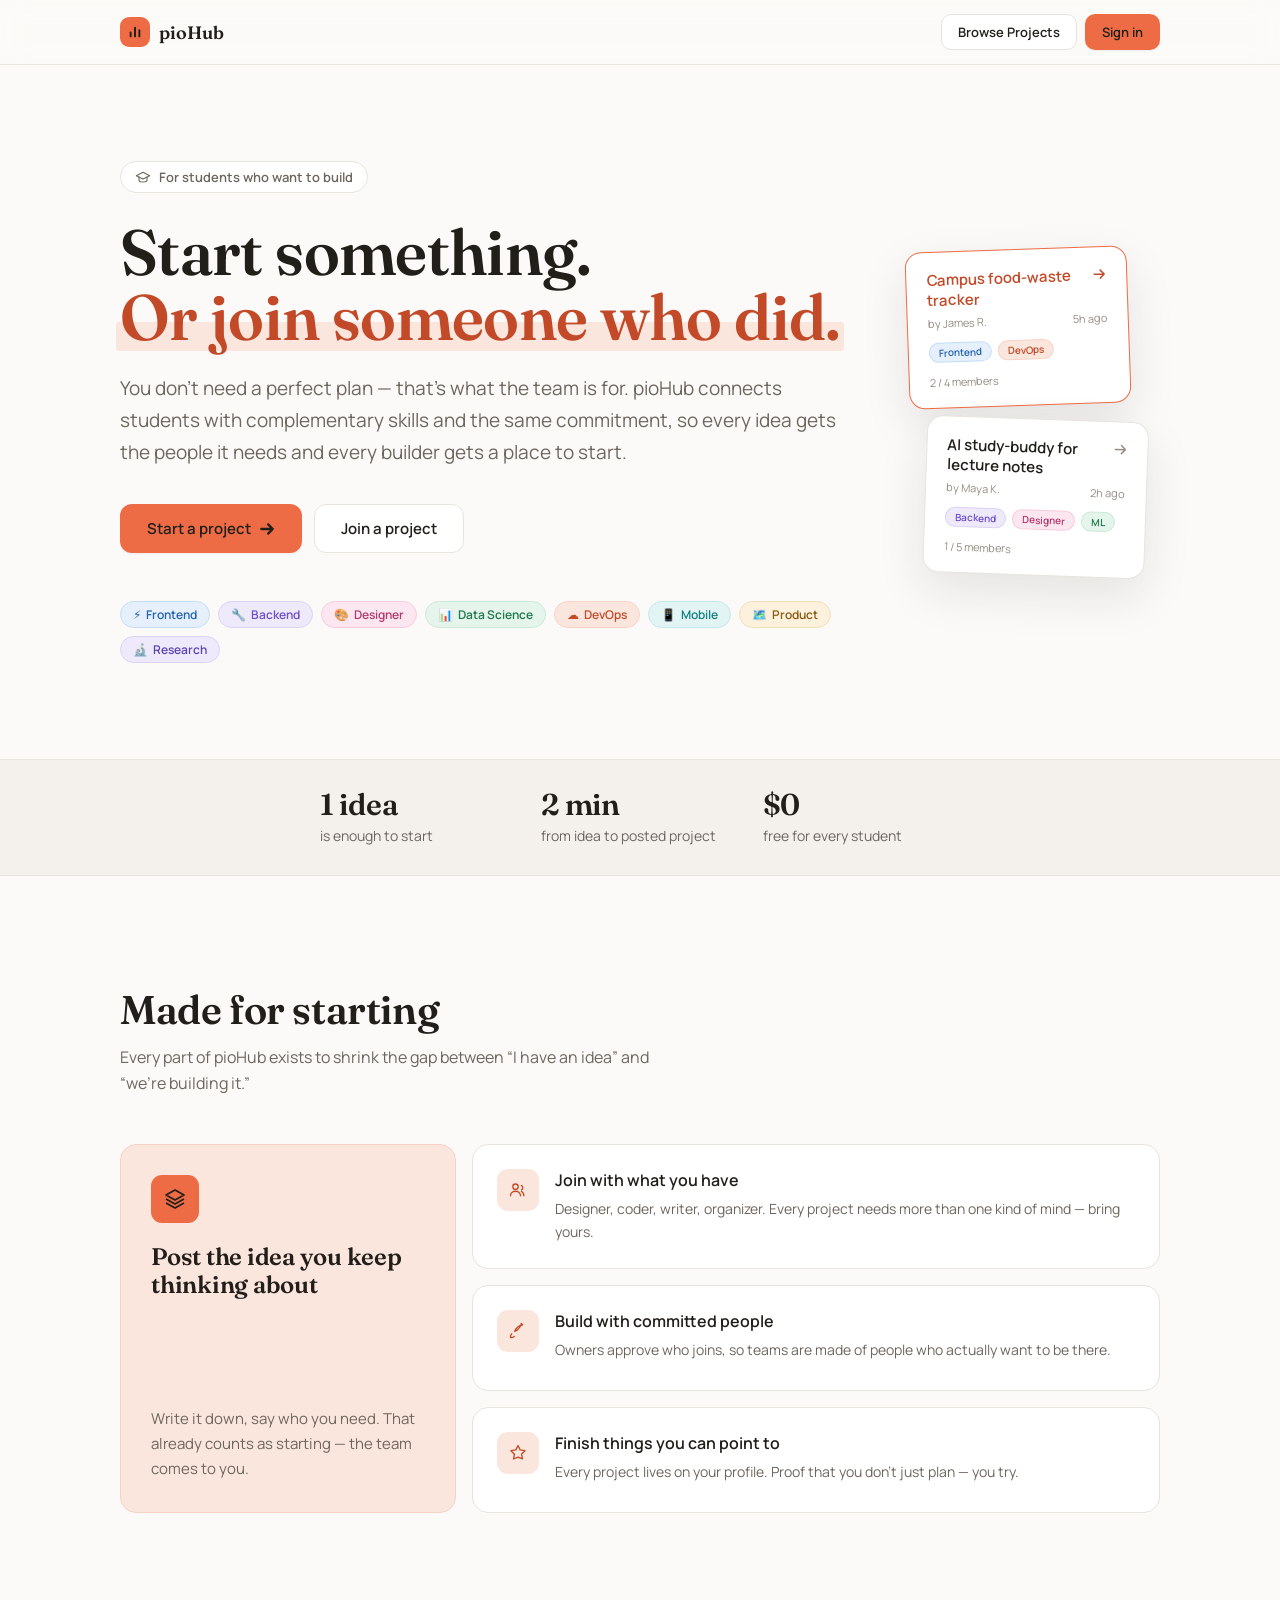
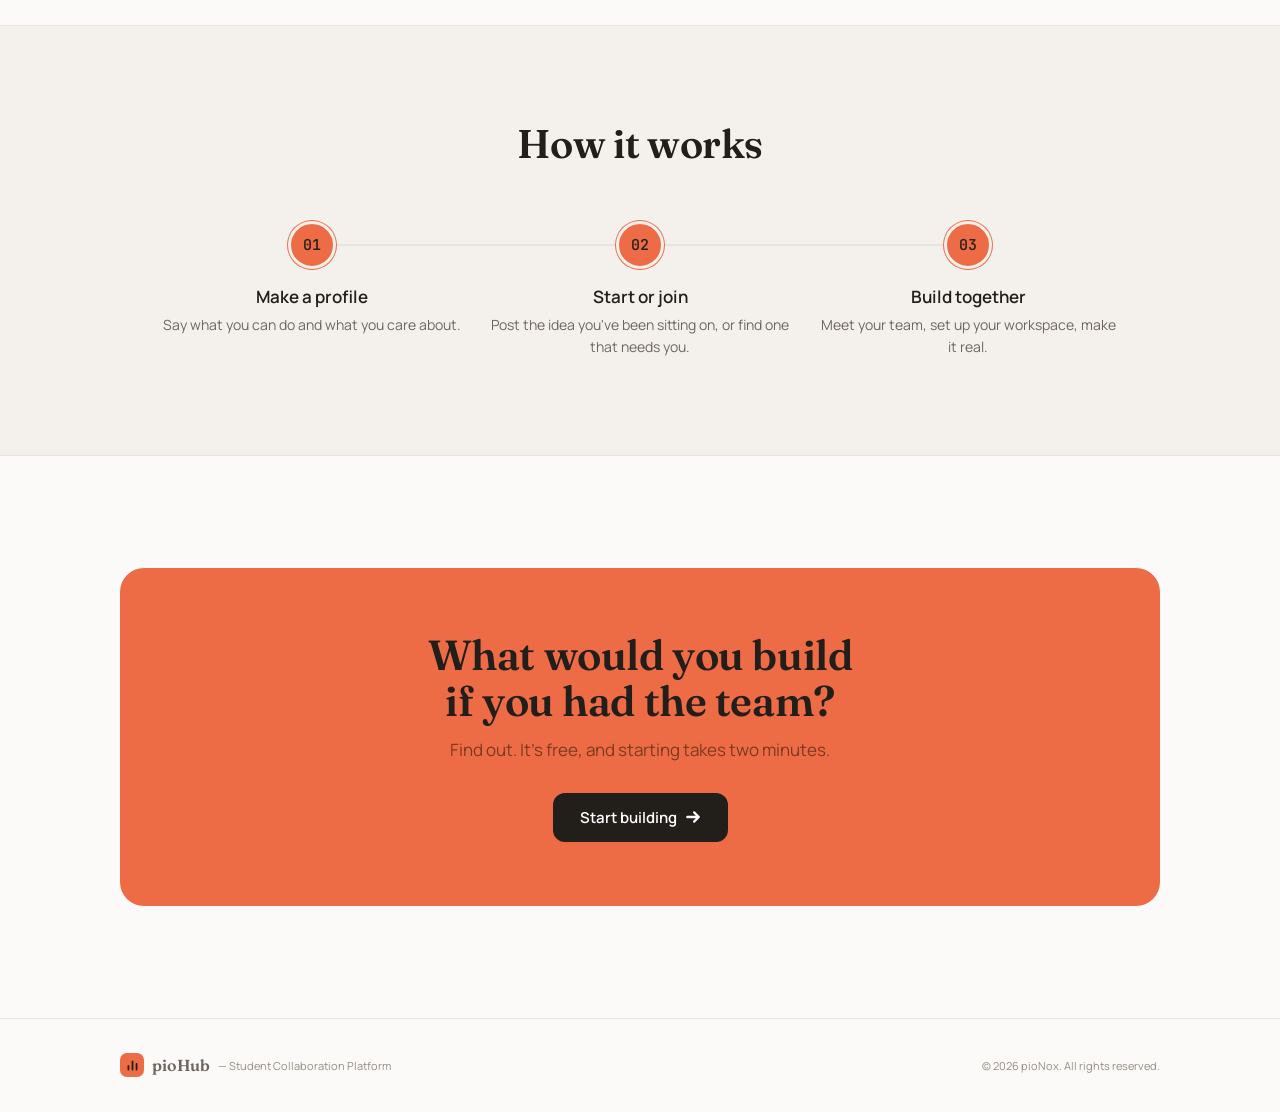
<file: piohub-home-preview.html>
<!DOCTYPE html>
<html lang="en">
<head>
<meta charset="UTF-8"/>
<meta name="viewport" content="width=device-width, initial-scale=1.0"/>
<title>pioHub — Home (preview)</title>
<link rel="preconnect" href="https://fonts.googleapis.com"/>
<link rel="preconnect" href="https://fonts.gstatic.com" crossorigin/>
<link href="https://fonts.googleapis.com/css2?family=Fraunces:opsz,wght@9..144,500;9..144,600&family=Manrope:wght@400;500;600;700;800&family=JetBrains+Mono:wght@400;500&display=swap" rel="stylesheet"/>
<style>
  *,*::before,*::after{ box-sizing:border-box; }
  :root{
    --bg:#FBFAF8; --surface:#fff; --surface-2:#F4F1ED;
    --ink:#221E1A; --muted:#6E665E; --faint:#968D83; --border:#E8E3DD;
    --accent:#EE6C45; --accent-deep:#C24A28; --accent-soft:#FBE6DD;
    --ease:cubic-bezier(.22,1,.36,1);
  }
  body{ margin:0; background:var(--bg); color:var(--ink);
    font-family:'Manrope',system-ui,sans-serif; -webkit-font-smoothing:antialiased; }
  .container{ width:100%; max-width:1120px; margin-inline:auto; padding-inline:clamp(20px,5vw,40px); }
  .display{ font-family:'Fraunces',Georgia,serif; font-optical-sizing:auto; letter-spacing:-.01em; }
  a{ text-decoration:none; }
  svg{ display:block; }

  /* preview navbar (the real app's NavBar is a separate component) */
  .nav{ position:sticky; top:0; z-index:100; background:rgba(251,250,248,.82); backdrop-filter:blur(14px);
    border-bottom:1px solid var(--border); }
  .nav-in{ display:flex; align-items:center; justify-content:space-between; height:64px; }
  .brand{ display:flex; align-items:center; gap:9px; }
  .logo{ width:30px;height:30px;border-radius:9px;background:var(--accent);display:flex;align-items:center;justify-content:center; }
  .brand b{ font-family:'Fraunces',serif; font-weight:600; font-size:18px; }
  .nav-right{ display:flex; align-items:center; gap:8px; }

  .eyebrow{ display:inline-flex; align-items:center; gap:8px; border:1px solid var(--border);
    background:var(--surface); border-radius:9999px; padding:6px 14px; font-size:13px; font-weight:600;
    color:var(--muted); margin-bottom:26px; }
  .h1{ font-size:clamp(38px,5.4vw,64px); font-weight:600; line-height:1.02; margin:0; text-wrap:balance; }
  .mark-wrap{ position:relative; display:inline; white-space:nowrap; }
  .mark{ position:absolute; left:-.06em; right:-.06em; bottom:.08em; height:.46em; z-index:0;
    background:var(--accent-soft); border-radius:3px; transform:scaleX(0); transform-origin:left center; }
  .mark-text{ position:relative; z-index:1; color:var(--accent-deep); }
  .lead{ font-size:clamp(16px,1.6vw,19px); color:var(--muted); line-height:1.7; margin:22px 0 0; max-width:60ch; text-wrap:pretty; }
  .lead-sm{ font-size:16px; color:var(--muted); line-height:1.65; max-width:54ch; }

  .btn{ display:inline-flex; align-items:center; justify-content:center; gap:8px; cursor:pointer;
    font-family:'Manrope',sans-serif; font-weight:600; font-size:15px; padding:13px 26px; border-radius:12px;
    border:1.5px solid transparent; white-space:nowrap;
    transition:transform .18s var(--ease), box-shadow .18s var(--ease), background .18s, border-color .18s, color .18s; }
  .btn-sm{ font-size:13px; padding:8px 16px; border-radius:10px; }
  .btn-primary{ background:var(--accent); color:var(--ink); box-shadow:0 1px 2px rgba(34,30,26,.06); }
  .btn-primary:hover{ background:#F07A55; transform:translateY(-2px); box-shadow:0 10px 24px rgba(238,108,69,.30); }
  .btn-outline{ background:var(--surface); color:var(--ink); border-color:var(--border); }
  .btn-outline:hover{ border-color:var(--accent); color:var(--accent-deep); transform:translateY(-2px); }
  .btn-ink{ background:var(--ink); color:#fff; }
  .btn-ink:hover{ background:#000; transform:translateY(-2px); box-shadow:0 10px 24px rgba(0,0,0,.18); }
  .btn .arrow{ transition:transform .2s var(--ease); }
  .btn:hover .arrow{ transform:translateX(2px); }

  .tag{ display:inline-flex; align-items:center; gap:5px; border:1px solid; border-radius:9999px;
    font-size:12px; font-weight:600; padding:4px 12px; transition:transform .15s var(--ease); }
  .tag-sm{ font-size:10px; padding:2px 9px; }
  .tag:hover{ transform:translateY(-2px); }

  /* hero */
  .hero-grid{ display:grid; gap:64px 48px; align-items:center; padding-block:clamp(56px,8vw,96px); }
  @media(min-width:1024px){ .hero-grid{ grid-template-columns:1.05fr .95fr; } }
  .hero-art{ position:relative; min-height:320px; display:flex; flex-direction:column; align-items:center; justify-content:center; gap:18px; }
  .card{ background:var(--surface); border:1px solid var(--border); border-radius:16px; padding:18px 20px;
    box-shadow:0 18px 48px rgba(34,30,26,.10); width:min(320px,86%); }
  .card-title{ font-size:15px; font-weight:600; color:var(--ink); line-height:1.3; margin:0; }
  .meta{ font-size:11px; color:var(--faint); }
  .row{ display:flex; }
  .between{ justify-content:space-between; }
  .float-1{ transform:rotate(-2deg); }
  .float-2{ transform:rotate(2deg) translateX(8%); margin-top:-6px; }

  /* stats */
  .band{ border-block:1px solid var(--border); background:var(--surface-2); }
  .stats{ display:grid; grid-template-columns:1fr; gap:28px; max-width:640px; margin-inline:auto; text-align:center; padding-block:30px; }
  @media(min-width:640px){ .stats{ grid-template-columns:repeat(3,1fr); gap:24px; text-align:left; } }
  .stat-value{ font-size:30px; font-weight:600; line-height:1; }
  .stat-label{ font-size:14px; color:var(--muted); margin-top:6px; }

  /* features bento */
  .h2{ font-size:clamp(28px,3.6vw,40px); font-weight:600; line-height:1.08; margin:0; }
  .bento{ display:grid; grid-template-columns:1fr; gap:16px; }
  @media(min-width:1024px){ .bento{ grid-template-columns:repeat(3,1fr); } }
  .feature{ background:var(--surface); border:1px solid var(--border); border-radius:16px; padding:24px;
    transition:border-color .2s, box-shadow .2s, transform .2s var(--ease); }
  .feature.hov:hover{ border-color:var(--accent); transform:translateY(-3px); box-shadow:0 14px 36px rgba(34,30,26,.08); }
  .feature-lead{ background:var(--accent-soft); border-color:#F6D3C6; padding:30px; display:flex; flex-direction:column; }
  @media(min-width:1024px){ .feature-lead{ grid-row:span 3; } .feature.wide{ grid-column:2 / span 2; } }
  .ficon{ display:inline-flex; align-items:center; justify-content:center; width:42px; height:42px;
    border-radius:11px; background:var(--accent-soft); color:var(--accent-deep); margin-bottom:14px; }
  .ficon-lead{ background:var(--accent); color:var(--ink); width:48px; height:48px; }
  .ftitle{ font-size:16px; font-weight:600; color:var(--ink); margin:0; }
  .ftitle-lead{ font-size:24px; font-weight:600; color:var(--ink); margin:6px 0 0; line-height:1.15; }
  .fdesc{ font-size:14px; color:var(--muted); line-height:1.65; margin:10px 0 0; }
  .feature-lead .fdesc{ font-size:15px; margin-top:auto; padding-top:14px; }

  /* how it works */
  .band-soft{ background:var(--surface-2); border-block:1px solid var(--border); }
  .steps{ position:relative; display:grid; grid-template-columns:1fr; gap:40px; max-width:960px; margin-inline:auto; }
  @media(min-width:640px){ .steps{ grid-template-columns:repeat(3,1fr); gap:24px; } }
  .track{ position:absolute; top:23px; left:16%; right:16%; height:2px; background:var(--border);
    transform:scaleX(0); transform-origin:left center; z-index:0; }
  @media(max-width:639px){ .track{ display:none; } }
  .step{ position:relative; z-index:1; text-align:center; }
  .step-num{ display:inline-flex; align-items:center; justify-content:center; width:48px; height:48px;
    border-radius:9999px; background:var(--accent); color:var(--ink);
    font-family:'JetBrains Mono',monospace; font-weight:500; font-size:15px; margin-bottom:16px;
    border:3px solid var(--surface-2); box-shadow:0 0 0 1px var(--accent); }
  .step-title{ font-size:17px; font-weight:600; margin:0 0 6px; }
  .step-desc{ font-size:14px; color:var(--muted); line-height:1.6; margin:0; }

  /* cta */
  .cta{ background:var(--accent); border-radius:24px; padding:clamp(36px,6vw,64px); text-align:center;
    display:flex; flex-direction:column; align-items:center; }
  .cta-title{ font-size:clamp(26px,3.6vw,42px); font-weight:600; color:var(--ink); line-height:1.1; margin:0; max-width:18ch; text-wrap:balance; }
  .cta-sub{ font-size:17px; color:#7a3a22; margin:14px 0 24px; }

  /* footer */
  .footer{ border-top:1px solid var(--border); }
  .footer-in{ display:flex; flex-direction:column; align-items:center; justify-content:space-between; gap:16px; padding-block:28px; }
  @media(min-width:640px){ .footer-in{ flex-direction:row; } }

  /* ── motion ── */
  @keyframes rise{ from{ opacity:0; transform:translateY(16px);} to{ opacity:1; transform:none;} }
  @keyframes swipe{ from{ transform:scaleX(0);} to{ transform:scaleX(1);} }
  @keyframes floatA{ 0%,100%{ transform:rotate(-2deg) translateY(0);} 50%{ transform:rotate(-2deg) translateY(-7px);} }
  @keyframes floatB{ 0%,100%{ transform:rotate(2deg) translateX(8%) translateY(0);} 50%{ transform:rotate(2deg) translateX(8%) translateY(7px);} }
  @keyframes pop{ from{ opacity:0; transform:translateY(8px) scale(.96);} to{ opacity:1; transform:none;} }
  .enter{ animation:rise .7s var(--ease) both; animation-delay:calc(var(--i,0)*90ms); }
  .mark{ animation:swipe .55s var(--ease) both; animation-delay:.62s; }
  .pop{ animation:pop .5s var(--ease) both; animation-delay:calc(.45s + var(--i,0)*45ms); }
  .float-1{ animation:floatA 7s ease-in-out 1.2s infinite; }
  .float-2{ animation:floatB 8s ease-in-out 1.4s infinite; }

  .js-motion .reveal{ opacity:0; }
  .js-motion .step.reveal{ transform:translateY(18px); transition:opacity .6s var(--ease), transform .6s var(--ease); transition-delay:calc(var(--i,0)*110ms); }
  .js-motion .track.reveal{ transition:transform .7s var(--ease) .15s, opacity .3s; }
  .js-motion .step.reveal.in{ opacity:1; transform:none; }
  .js-motion .track.reveal.in{ opacity:1; transform:scaleX(1); }
  @media(max-width:640px){ .float-1,.float-2{ transform:none; } }

  @media (prefers-reduced-motion: reduce){
    .enter,.mark,.pop,.float-1,.float-2{ animation:none; }
    .mark{ transform:scaleX(1); }
    *{ transition-duration:.01ms !important; }
  }
</style>
</head>
<body>

<!-- preview navbar -->
<nav class="nav"><div class="container nav-in">
  <div class="brand"><span class="logo"><svg width="14" height="14" viewBox="0 0 16 16" fill="none"><path d="M3 13V8.5M8 13V3M13 13V6" stroke="#221E1A" stroke-width="2.2" stroke-linecap="round"/></svg></span><b>pioHub</b></div>
  <div class="nav-right">
    <a class="btn btn-outline btn-sm">Browse Projects</a>
    <a class="btn btn-primary btn-sm">Sign in</a>
  </div>
</div></nav>

<!-- HERO -->
<section><div class="container hero-grid">
  <div>
    <div class="eyebrow enter" style="--i:0">
      <svg width="16" height="16" viewBox="0 0 24 24" fill="none"><path d="M22 10L12 5 2 10l10 5 10-5z" stroke="currentColor" stroke-width="1.6" stroke-linejoin="round"/><path d="M6 12v5c0 1 2.7 2.5 6 2.5s6-1.5 6-2.5v-5" stroke="currentColor" stroke-width="1.6" stroke-linecap="round"/></svg>
      For students who want to build
    </div>
    <h1 class="display h1 enter" style="--i:1">Start something. <span class="mark-wrap"><span class="mark"></span><span class="mark-text">Or join someone who did.</span></span></h1>
    <p class="lead enter" style="--i:2">You don't need a perfect plan — that's what the team is for. pioHub connects students with complementary skills and the same commitment, so every idea gets the people it needs and every builder gets a place to start.</p>
    <div class="row enter" style="--i:3; gap:12px; margin-top:36px; flex-wrap:wrap;">
      <a class="btn btn-primary">Start a project <svg class="arrow" width="16" height="16" viewBox="0 0 14 14" fill="none"><path d="M2 7h10M8 3l4 4-4 4" stroke="#221E1A" stroke-width="2" stroke-linecap="round" stroke-linejoin="round"/></svg></a>
      <a class="btn btn-outline">Join a project</a>
    </div>
    <div class="row enter" id="roles" style="--i:4; gap:8px; margin-top:48px; flex-wrap:wrap;"></div>
  </div>

  <div class="hero-art enter" style="--i:3" aria-hidden="true">
    <div class="card float-1" style="border-color:var(--accent);">
      <div class="row between" style="align-items:flex-start; gap:12px;">
        <h4 class="card-title" style="color:var(--accent-deep);">Campus food-waste tracker</h4>
        <svg width="14" height="14" viewBox="0 0 14 14" fill="none" style="flex-shrink:0;margin-top:2px;"><path d="M2 7h10M8 3l4 4-4 4" stroke="#C24A28" stroke-width="1.5" stroke-linecap="round" stroke-linejoin="round"/></svg>
      </div>
      <div class="row between meta" style="margin-top:6px;"><span>by James R.</span><span>5h ago</span></div>
      <div class="row" style="flex-wrap:wrap; gap:6px; margin-top:12px;">
        <span class="tag tag-sm" style="background:#E5F0FC;color:#2563B0;border-color:#C5DDF5;">Frontend</span>
        <span class="tag tag-sm" style="background:#FBE6DD;color:#C24A28;border-color:#F6D3C6;">DevOps</span>
      </div>
      <div class="meta" style="margin-top:12px;">2 / 4 members</div>
    </div>
    <div class="card float-2">
      <div class="row between" style="align-items:flex-start; gap:12px;">
        <h4 class="card-title">AI study-buddy for lecture notes</h4>
        <svg width="14" height="14" viewBox="0 0 14 14" fill="none" style="flex-shrink:0;margin-top:2px;"><path d="M2 7h10M8 3l4 4-4 4" stroke="#968D83" stroke-width="1.5" stroke-linecap="round" stroke-linejoin="round"/></svg>
      </div>
      <div class="row between meta" style="margin-top:6px;"><span>by Maya K.</span><span>2h ago</span></div>
      <div class="row" style="flex-wrap:wrap; gap:6px; margin-top:12px;">
        <span class="tag tag-sm" style="background:#EFEAFB;color:#6D4FCB;border-color:#DCD2F4;">Backend</span>
        <span class="tag tag-sm" style="background:#FCE7F0;color:#B23A6E;border-color:#F6CBDD;">Designer</span>
        <span class="tag tag-sm" style="background:#E6F5EC;color:#1F7A4D;border-color:#C8E9D6;">ML</span>
      </div>
      <div class="meta" style="margin-top:12px;">1 / 5 members</div>
    </div>
  </div>
</div></section>

<!-- STATS -->
<section class="band"><div class="container"><div class="stats">
  <div><div class="display stat-value">1 idea</div><div class="stat-label">is enough to start</div></div>
  <div><div class="display stat-value">2 min</div><div class="stat-label">from idea to posted project</div></div>
  <div><div class="display stat-value">$0</div><div class="stat-label">free for every student</div></div>
</div></div></section>

<!-- FEATURES -->
<section class="container" style="padding-block:clamp(64px,9vw,112px);">
  <div style="max-width:640px; margin-bottom:48px;">
    <h2 class="display h2">Made for starting</h2>
    <p class="lead-sm" style="margin-top:12px;">Every part of pioHub exists to shrink the gap between “I have an idea” and “we're building it.”</p>
  </div>
  <div class="bento">
    <article class="feature feature-lead">
      <div class="ficon ficon-lead"><svg width="24" height="24" viewBox="0 0 24 24" fill="none"><path d="M12 3l9 5-9 5-9-5 9-5z" stroke="currentColor" stroke-width="1.6" stroke-linejoin="round"/><path d="M3 12l9 5 9-5M3 16l9 5 9-5" stroke="currentColor" stroke-width="1.6" stroke-linejoin="round"/></svg></div>
      <h3 class="display ftitle-lead">Post the idea you keep thinking about</h3>
      <p class="fdesc">Write it down, say who you need. That already counts as starting — the team comes to you.</p>
    </article>
    <article class="feature wide hov">
      <div class="row" style="gap:16px; align-items:flex-start;">
        <div class="ficon" style="flex-shrink:0;"><svg width="20" height="20" viewBox="0 0 24 24" fill="none"><circle cx="9" cy="8" r="3.2" stroke="currentColor" stroke-width="1.6"/><path d="M3 19c0-3.3 2.7-5.5 6-5.5s6 2.2 6 5.5" stroke="currentColor" stroke-width="1.6" stroke-linecap="round"/><path d="M16 6.5a3 3 0 010 5.5M19 19c0-2.5-1-4.3-2.8-5.2" stroke="currentColor" stroke-width="1.6" stroke-linecap="round"/></svg></div>
        <div><h3 class="ftitle">Join with what you have</h3><p class="fdesc" style="margin-top:6px;">Designer, coder, writer, organizer. Every project needs more than one kind of mind — bring yours.</p></div>
      </div>
    </article>
    <article class="feature wide hov">
      <div class="row" style="gap:16px; align-items:flex-start;">
        <div class="ficon" style="flex-shrink:0;"><svg width="20" height="20" viewBox="0 0 24 24" fill="none"><path d="M5 15c-2 1-2 5-2 5s4 0 5-2m9.5-13.5c-3 .5-6 2.5-8 5l-1.5 3 3-1.5c2.5-2 4.5-5 5-8z" stroke="currentColor" stroke-width="1.6" stroke-linejoin="round"/></svg></div>
        <div><h3 class="ftitle">Build with committed people</h3><p class="fdesc" style="margin-top:6px;">Owners approve who joins, so teams are made of people who actually want to be there.</p></div>
      </div>
    </article>
    <article class="feature wide hov">
      <div class="row" style="gap:16px; align-items:flex-start;">
        <div class="ficon" style="flex-shrink:0;"><svg width="20" height="20" viewBox="0 0 24 24" fill="none"><path d="M12 3l2.6 5.3 5.9.9-4.2 4.1 1 5.8L12 16.9 6.7 19.2l1-5.8L3.5 9.2l5.9-.9L12 3z" stroke="currentColor" stroke-width="1.6" stroke-linejoin="round"/></svg></div>
        <div><h3 class="ftitle">Finish things you can point to</h3><p class="fdesc" style="margin-top:6px;">Every project lives on your profile. Proof that you don't just plan — you try.</p></div>
      </div>
    </article>
  </div>
</section>

<!-- HOW IT WORKS -->
<section class="band-soft" style="padding-block:clamp(64px,8vw,96px);"><div class="container">
  <h2 class="display h2" style="text-align:center; margin-bottom:56px;">How it works</h2>
  <div class="steps">
    <div class="track reveal"></div>
    <div class="step reveal" style="--i:0"><div class="step-num">01</div><h3 class="step-title">Make a profile</h3><p class="step-desc">Say what you can do and what you care about.</p></div>
    <div class="step reveal" style="--i:1"><div class="step-num">02</div><h3 class="step-title">Start or join</h3><p class="step-desc">Post the idea you've been sitting on, or find one that needs you.</p></div>
    <div class="step reveal" style="--i:2"><div class="step-num">03</div><h3 class="step-title">Build together</h3><p class="step-desc">Meet your team, set up your workspace, make it real.</p></div>
  </div>
</div></section>

<!-- CTA -->
<section class="container" style="padding-block:clamp(64px,9vw,112px);">
  <div class="cta">
    <h2 class="display cta-title">What would you build if you had the team?</h2>
    <p class="cta-sub">Find out. It's free, and starting takes two minutes.</p>
    <a class="btn btn-ink" style="margin-top:8px;">Start building <svg class="arrow" width="16" height="16" viewBox="0 0 14 14" fill="none"><path d="M2 7h10M8 3l4 4-4 4" stroke="#fff" stroke-width="2" stroke-linecap="round" stroke-linejoin="round"/></svg></a>
  </div>
</section>

<!-- FOOTER -->
<footer class="footer"><div class="container footer-in">
  <div class="row" style="align-items:center; gap:8px; color:var(--muted); font-size:13px;">
    <span class="logo" style="width:24px;height:24px;border-radius:7px;"><svg width="13" height="13" viewBox="0 0 16 16" fill="none"><path d="M3 13V8.5M8 13V3M13 13V6" stroke="#221E1A" stroke-width="2.2" stroke-linecap="round"/></svg></span>
    <span class="display" style="font-weight:600; font-size:16px;">pioHub</span>
    <span class="meta">— Student Collaboration Platform</span>
  </div>
  <p class="meta">© 2026 pioNox. All rights reserved.</p>
</div></footer>

<script>
  // role tags
  const roles = [
    ["⚡","Frontend","#E5F0FC","#2563B0","#C5DDF5"],["🔧","Backend","#EFEAFB","#6D4FCB","#DCD2F4"],
    ["🎨","Designer","#FCE7F0","#B23A6E","#F6CBDD"],["📊","Data Science","#E6F5EC","#1F7A4D","#C8E9D6"],
    ["☁️","DevOps","#FBE6DD","#C24A28","#F6D3C6"],["📱","Mobile","#E2F4F4","#138080","#C2E8E8"],
    ["🗺️","Product","#FBF1DC","#8A5A12","#F0E0B8"],["🔬","Research","#EFEAFB","#5B43B0","#DCD2F4"],
  ];
  const wrap = document.getElementById('roles');
  roles.forEach(([e,l,bg,t,bd],i)=>{
    const s=document.createElement('span'); s.className='tag pop';
    s.style.cssText=`background:${bg};color:${t};border-color:${bd};--i:${i}`;
    s.innerHTML=`<span>${e}</span>${l}`; wrap.appendChild(s);
  });

  // scroll reveal (how it works only) — enhances an already-visible default
  if(!window.matchMedia('(prefers-reduced-motion: reduce)').matches){
    document.body.classList.add('js-motion');
    const io=new IntersectionObserver((es,o)=>es.forEach(en=>{ if(en.isIntersecting){ en.target.classList.add('in'); o.unobserve(en.target);} }),{threshold:.18,rootMargin:'0px 0px -40px 0px'});
    const t=document.querySelectorAll('.reveal'); t.forEach(el=>io.observe(el));
    setTimeout(()=>t.forEach(el=>el.classList.add('in')),1800);
  }
</script>
</body>
</html>
</file>
<file: site/styles.css>
@import "fonts.css";

/* ============================================================
   Tokens
   ============================================================ */
:root {
  /* Color — OKLCH, see DESIGN.md */
  --bg: oklch(1 0 0);
  --surface: oklch(0.976 0.008 120);
  --surface-2: oklch(0.945 0.013 120);
  --ink: oklch(0.24 0.018 130);
  --muted: oklch(0.52 0.02 130);
  --border: oklch(0.915 0.008 130);
  --primary: oklch(0.86 0.17 124);
  --primary-strong: oklch(0.8 0.16 124);
  --accent: oklch(0.64 0.19 32);
  --accent-soft: oklch(0.95 0.04 40);
  --ink-inv: oklch(0.97 0.01 120);

  /* Dark panels (code, footer) */
  --panel: oklch(0.26 0.018 150);
  --panel-2: oklch(0.31 0.02 150);
  --panel-line: oklch(0.4 0.02 150);
  --panel-ink: oklch(0.93 0.012 120);
  --panel-muted: oklch(0.72 0.015 130);

  /* Type */
  --font-display: "Bricolage Grotesque", "Geist", system-ui, sans-serif;
  --font-body: "Geist", system-ui, -apple-system, "Segoe UI", sans-serif;
  --font-mono: "JetBrains Mono", ui-monospace, "SF Mono", Menlo, monospace;

  /* Spacing */
  --space-1: 0.25rem;
  --space-2: 0.5rem;
  --space-3: 0.75rem;
  --space-4: 1rem;
  --space-5: 1.5rem;
  --space-6: 2rem;
  --space-7: 3rem;
  --space-8: 4.5rem;
  --space-9: 7rem;

  --radius-sm: 8px;
  --radius: 10px;
  --radius-lg: 14px;
  --radius-pill: 999px;

  --shadow-sm: 0 1px 2px oklch(0.24 0.018 130 / 0.06);
  --shadow-md: 0 12px 30px -12px oklch(0.24 0.04 130 / 0.18);
  --shadow-lg: 0 30px 60px -24px oklch(0.24 0.06 130 / 0.28);

  --container: 1180px;

  /* Motion */
  --ease-out-expo: cubic-bezier(0.16, 1, 0.3, 1);
  --ease-out-quart: cubic-bezier(0.25, 1, 0.5, 1);

  /* z-index scale */
  --z-base: 1;
  --z-sticky: 100;
  --z-dropdown: 200;
  --z-modal: 300;
  --z-toast: 400;
}

/* ============================================================
   Reset & base
   ============================================================ */
*, *::before, *::after { box-sizing: border-box; }
* { margin: 0; }

html { -webkit-text-size-adjust: 100%; scroll-behavior: smooth; }

body {
  font-family: var(--font-body);
  font-size: clamp(1rem, 0.96rem + 0.2vw, 1.0625rem);
  line-height: 1.6;
  color: var(--ink);
  background: var(--bg);
  -webkit-font-smoothing: antialiased;
  text-rendering: optimizeLegibility;
}

img, svg { display: block; max-width: 100%; }

a { color: inherit; text-decoration: none; }

h1, h2, h3, h4 {
  font-family: var(--font-display);
  font-optical-sizing: auto;
  font-weight: 700;
  line-height: 1.04;
  letter-spacing: -0.025em;
  text-wrap: balance;
  color: var(--ink);
}

p { text-wrap: pretty; }

:focus-visible {
  outline: 2.5px solid var(--accent);
  outline-offset: 3px;
  border-radius: 4px;
}

::selection { background: var(--primary); color: var(--ink); }

/* ============================================================
   Layout helpers
   ============================================================ */
.container {
  width: 100%;
  max-width: var(--container);
  margin-inline: auto;
  padding-inline: clamp(1.25rem, 5vw, 2.5rem);
}

.section { padding-block: clamp(3.5rem, 9vw, var(--space-9)); }

.eyebrow {
  font-family: var(--font-mono);
  font-size: 0.78rem;
  font-weight: 500;
  letter-spacing: 0.02em;
  text-transform: lowercase;
  color: var(--accent);
  display: inline-flex;
  align-items: center;
  gap: 0.5rem;
}
.eyebrow::before {
  content: "";
  width: 1.6rem;
  height: 2px;
  background: var(--accent);
  border-radius: 2px;
}

.lede {
  font-size: clamp(1.1rem, 1rem + 0.5vw, 1.3rem);
  color: var(--muted);
  max-width: 56ch;
  line-height: 1.55;
}

/* ============================================================
   Buttons
   ============================================================ */
.btn {
  --_bg: var(--primary);
  --_fg: var(--ink);
  font-family: var(--font-body);
  font-size: 0.975rem;
  font-weight: 600;
  line-height: 1;
  display: inline-flex;
  align-items: center;
  gap: 0.5rem;
  padding: 0.85rem 1.35rem;
  border: 1px solid transparent;
  border-radius: var(--radius);
  background: var(--_bg);
  color: var(--_fg);
  cursor: pointer;
  transition: transform 0.22s var(--ease-out-expo),
              background-color 0.22s var(--ease-out-quart),
              box-shadow 0.22s var(--ease-out-quart);
  will-change: transform;
}
.btn:hover { transform: translateY(-2px); }
.btn:active { transform: translateY(0); }

.btn--primary { background: var(--primary); color: var(--ink); box-shadow: var(--shadow-sm); }
.btn--primary:hover { background: var(--primary-strong); box-shadow: var(--shadow-md); }

.btn--ghost {
  background: transparent;
  color: var(--ink);
  border-color: var(--border);
}
.btn--ghost:hover { background: var(--surface); border-color: var(--ink); }

.btn--on-dark { background: var(--primary); color: var(--ink); }
.btn--ghost-dark {
  background: transparent; color: var(--ink-inv);
  border-color: var(--panel-line);
}
.btn--ghost-dark:hover { background: oklch(1 0 0 / 0.08); }

.btn .arrow { transition: transform 0.25s var(--ease-out-expo); }
.btn:hover .arrow { transform: translateX(3px); }

/* ============================================================
   Header / nav
   ============================================================ */
.site-header {
  position: sticky;
  top: 0;
  z-index: var(--z-sticky);
  background: oklch(1 0 0 / 0.82);
  backdrop-filter: blur(10px);
  border-bottom: 1px solid transparent;
  transition: border-color 0.3s, box-shadow 0.3s;
}
.site-header.is-scrolled {
  border-bottom-color: var(--border);
  box-shadow: var(--shadow-sm);
}
.nav {
  display: flex;
  align-items: center;
  gap: var(--space-6);
  height: 4.5rem;
}
.brand {
  display: inline-flex;
  align-items: center;
  gap: 0.6rem;
  font-family: var(--font-display);
  font-weight: 700;
  font-size: 1.3rem;
  letter-spacing: -0.03em;
}
.brand .mark { flex: none; }
.nav-links {
  display: flex;
  align-items: center;
  gap: var(--space-5);
  margin-left: var(--space-4);
  list-style: none;
  padding: 0;
}
.nav-links a {
  font-size: 0.95rem;
  font-weight: 500;
  color: var(--muted);
  transition: color 0.18s;
}
.nav-links a:hover { color: var(--ink); }
.nav-actions {
  display: flex;
  align-items: center;
  gap: var(--space-3);
  margin-left: auto;
}
.gh-pill {
  display: inline-flex;
  align-items: center;
  gap: 0.5rem;
  font-family: var(--font-mono);
  font-size: 0.82rem;
  color: var(--muted);
  padding: 0.5rem 0.8rem;
  border: 1px solid var(--border);
  border-radius: var(--radius-pill);
  transition: color 0.18s, border-color 0.18s;
}
.gh-pill:hover { color: var(--ink); border-color: var(--ink); }
.gh-pill b { color: var(--ink); font-weight: 600; }
.nav-toggle { display: none; }

/* ============================================================
   Hero
   ============================================================ */
.hero { padding-block: clamp(3rem, 8vw, 6rem) clamp(3.5rem, 9vw, 6.5rem); }
.hero-grid {
  display: grid;
  grid-template-columns: 1.05fr 0.95fr;
  gap: clamp(2rem, 5vw, 4.5rem);
  align-items: center;
}
.hero-badge {
  display: inline-flex;
  align-items: center;
  gap: 0.55rem;
  font-family: var(--font-mono);
  font-size: 0.8rem;
  color: var(--ink);
  background: var(--accent-soft);
  border: 1px solid oklch(0.64 0.19 32 / 0.25);
  padding: 0.4rem 0.8rem;
  border-radius: var(--radius-pill);
  margin-bottom: var(--space-5);
}
.hero-badge .dot {
  width: 7px; height: 7px; border-radius: 50%;
  background: var(--accent);
}
.hero h1 {
  font-size: clamp(2.6rem, 1.6rem + 4.4vw, 4.6rem);
  font-weight: 800;
  letter-spacing: -0.03em;
  margin-bottom: var(--space-5);
}
.hero h1 .hl { color: var(--accent); }
.hero .lede { margin-bottom: var(--space-6); }
.hero-cta { display: flex; flex-wrap: wrap; gap: var(--space-3); align-items: center; }

.install {
  margin-top: var(--space-6);
  display: inline-flex;
  align-items: center;
  gap: 0.75rem;
  font-family: var(--font-mono);
  font-size: 0.92rem;
  background: var(--surface);
  border: 1px solid var(--border);
  border-radius: var(--radius);
  padding: 0.7rem 0.75rem 0.7rem 1rem;
  color: var(--ink);
}
.install .prompt { color: var(--accent); user-select: none; }
.install code { color: var(--ink); }
.install button {
  font-family: var(--font-mono);
  font-size: 0.78rem;
  border: 1px solid var(--border);
  background: var(--bg);
  color: var(--muted);
  border-radius: var(--radius-sm);
  padding: 0.35rem 0.6rem;
  cursor: pointer;
  transition: color 0.18s, border-color 0.18s, background-color 0.18s;
}
.install button:hover { color: var(--ink); border-color: var(--ink); }
.install button.copied { color: var(--ink); border-color: var(--primary); background: var(--primary); }

/* Hero code card */
.code-card {
  background: var(--panel);
  border-radius: var(--radius-lg);
  box-shadow: var(--shadow-lg);
  overflow: hidden;
  font-family: var(--font-mono);
  position: relative;
}
.code-card .chrome {
  display: flex;
  align-items: center;
  gap: 0.45rem;
  padding: 0.85rem 1rem;
  border-bottom: 1px solid var(--panel-line);
}
.code-card .chrome .dot { width: 11px; height: 11px; border-radius: 50%; background: var(--panel-line); }
.code-card .chrome .fname {
  margin-left: 0.6rem;
  font-size: 0.8rem;
  color: var(--panel-muted);
}
.code-card pre {
  margin: 0;
  padding: 1.25rem 1.4rem;
  font-size: 0.86rem;
  line-height: 1.7;
  color: var(--panel-ink);
  overflow-x: auto;
  tab-size: 2;
}
.code-card .run-row {
  display: flex;
  align-items: center;
  gap: 0.6rem;
  padding: 0.8rem 1.4rem;
  border-top: 1px solid var(--panel-line);
  background: var(--panel-2);
  font-size: 0.8rem;
  color: var(--panel-muted);
}
.code-card .run-row .live {
  width: 8px; height: 8px; border-radius: 50%;
  background: var(--primary);
  box-shadow: 0 0 0 0 oklch(0.86 0.17 124 / 0.6);
  animation: pulse 2.2s var(--ease-out-quart) infinite;
}
.code-card .run-row b { color: var(--panel-ink); font-weight: 500; }

/* syntax tokens */
.tk-key { color: oklch(0.86 0.17 124); }
.tk-fn  { color: oklch(0.82 0.12 220); }
.tk-str { color: oklch(0.8 0.13 60); }
.tk-com { color: var(--panel-muted); font-style: italic; }
.tk-num { color: oklch(0.78 0.16 32); }

@keyframes pulse {
  0% { box-shadow: 0 0 0 0 oklch(0.86 0.17 124 / 0.55); }
  70% { box-shadow: 0 0 0 9px oklch(0.86 0.17 124 / 0); }
  100% { box-shadow: 0 0 0 0 oklch(0.86 0.17 124 / 0); }
}

.hero-mark-float { animation: float 7s ease-in-out infinite; }
@keyframes float {
  0%, 100% { transform: translateY(0); }
  50% { transform: translateY(-7px); }
}

/* ============================================================
   Trust strip
   ============================================================ */
.trust {
  padding-block: var(--space-7);
  border-block: 1px solid var(--border);
  background: var(--surface);
}
.trust p {
  text-align: center;
  font-family: var(--font-mono);
  font-size: 0.78rem;
  color: var(--muted);
  margin-bottom: var(--space-5);
}
.logos {
  display: flex;
  flex-wrap: wrap;
  justify-content: center;
  align-items: center;
  gap: clamp(1.5rem, 5vw, 3.5rem);
}
.logos span {
  font-family: var(--font-display);
  font-weight: 600;
  font-size: 1.15rem;
  letter-spacing: -0.02em;
  color: var(--muted);
  opacity: 0.85;
  transition: color 0.2s, opacity 0.2s;
}
.logos span:hover { color: var(--ink); opacity: 1; }

/* ============================================================
   Section heading block
   ============================================================ */
.section-head { max-width: 60ch; margin-bottom: clamp(2.5rem, 5vw, 3.5rem); }
.section-head h2 {
  font-size: clamp(2rem, 1.4rem + 2.4vw, 3rem);
  font-weight: 700;
  margin: var(--space-3) 0 var(--space-4);
}
.section-head p { color: var(--muted); font-size: 1.1rem; max-width: 54ch; }

/* ============================================================
   Features — asymmetric, not an identical card grid
   ============================================================ */
.features-grid {
  display: grid;
  grid-template-columns: 1.15fr 1fr;
  grid-template-rows: auto auto;
  gap: var(--space-5);
}
.feature {
  border: 1px solid var(--border);
  border-radius: var(--radius-lg);
  padding: clamp(1.5rem, 3vw, 2.25rem);
  background: var(--bg);
  transition: transform 0.3s var(--ease-out-expo), border-color 0.3s;
}
.feature:hover { transform: translateY(-3px); border-color: oklch(0.86 0.06 124); }
.feature h3 { font-size: 1.4rem; margin-bottom: 0.6rem; }
.feature p { color: var(--muted); }
.feature .ficon {
  width: 2.75rem; height: 2.75rem;
  display: grid; place-items: center;
  border-radius: var(--radius);
  background: var(--surface);
  border: 1px solid var(--border);
  margin-bottom: var(--space-4);
  color: var(--ink);
}
.feature--tall {
  grid-row: span 2;
  background: var(--surface);
  display: flex;
  flex-direction: column;
}
.feature--tall .ficon { background: var(--primary); border-color: transparent; }
.feature--tall .mini-chart {
  margin-top: auto;
  padding-top: var(--space-6);
  display: flex;
  align-items: flex-end;
  gap: 0.4rem;
  height: 130px;
}
.feature--tall .mini-chart i {
  flex: 1;
  background: var(--primary);
  border-radius: 4px 4px 0 0;
  opacity: 0.55;
  transition: opacity 0.3s;
}
.feature--tall:hover .mini-chart i { opacity: 0.9; }
.feature--accent .ficon { background: var(--accent-soft); border-color: oklch(0.64 0.19 32 / 0.2); color: var(--accent); }

/* ============================================================
   How it works — code walkthrough
   ============================================================ */
.how { background: var(--panel); color: var(--panel-ink); }
.how .section-head h2 { color: var(--panel-ink); }
.how .section-head p { color: var(--panel-muted); }
.how .eyebrow { color: var(--primary); }
.how .eyebrow::before { background: var(--primary); }
.steps {
  display: grid;
  grid-template-columns: repeat(3, 1fr);
  gap: var(--space-5);
}
.step {
  border: 1px solid var(--panel-line);
  border-radius: var(--radius-lg);
  background: var(--panel-2);
  overflow: hidden;
}
.step .step-head {
  display: flex; align-items: baseline; gap: 0.7rem;
  padding: 1.1rem 1.25rem 0.5rem;
}
.step .num {
  font-family: var(--font-mono);
  font-size: 0.85rem;
  color: var(--panel);
  background: var(--primary);
  border-radius: var(--radius-sm);
  padding: 0.15rem 0.5rem;
  font-weight: 600;
}
.step h4 { color: var(--panel-ink); font-family: var(--font-body); font-size: 1.05rem; font-weight: 600; letter-spacing: 0; }
.step pre {
  margin: 0;
  padding: 0.5rem 1.25rem 1.4rem;
  font-family: var(--font-mono);
  font-size: 0.82rem;
  line-height: 1.7;
  color: var(--panel-ink);
  overflow-x: auto;
}
.step p { padding: 0 1.25rem 1.3rem; color: var(--panel-muted); font-size: 0.92rem; }

/* ============================================================
   Pricing
   ============================================================ */
.tiers {
  display: grid;
  grid-template-columns: repeat(3, 1fr);
  gap: var(--space-5);
  align-items: start;
}
.tier {
  border: 1px solid var(--border);
  border-radius: var(--radius-lg);
  padding: clamp(1.5rem, 3vw, 2rem);
  background: var(--bg);
  display: flex;
  flex-direction: column;
  gap: var(--space-4);
}
.tier--featured {
  border-color: var(--ink);
  box-shadow: var(--shadow-md);
  position: relative;
}
.tier--featured .tier-tag {
  position: absolute; top: -0.8rem; left: clamp(1.5rem, 3vw, 2rem);
  font-family: var(--font-mono); font-size: 0.72rem;
  background: var(--primary); color: var(--ink);
  padding: 0.25rem 0.6rem; border-radius: var(--radius-pill);
  font-weight: 600;
}
.tier h3 { font-size: 1.25rem; }
.tier .price { display: flex; align-items: baseline; gap: 0.35rem; }
.tier .price .amount { font-family: var(--font-display); font-size: 2.6rem; font-weight: 700; letter-spacing: -0.03em; }
.tier .price .per { color: var(--muted); font-size: 0.9rem; }
.tier .desc { color: var(--muted); font-size: 0.95rem; }
.tier ul { list-style: none; padding: 0; display: grid; gap: 0.65rem; }
.tier li { display: flex; gap: 0.6rem; align-items: flex-start; font-size: 0.95rem; }
.tier li svg { flex: none; margin-top: 0.2rem; color: var(--accent); }
.tier .btn { justify-content: center; width: 100%; }

/* ============================================================
   CTA band — committed lime
   ============================================================ */
.cta-band { background: var(--primary); }
.cta-inner {
  display: flex;
  flex-wrap: wrap;
  align-items: center;
  justify-content: space-between;
  gap: var(--space-6);
  padding-block: clamp(3rem, 7vw, 5rem);
}
.cta-inner h2 {
  font-size: clamp(2rem, 1.4rem + 2.6vw, 3.2rem);
  max-width: 18ch;
  letter-spacing: -0.03em;
}
.cta-inner p { color: oklch(0.32 0.05 130); max-width: 40ch; margin-top: var(--space-3); }
.cta-actions { display: flex; flex-direction: column; gap: var(--space-3); }
.cta-band .btn--primary { background: var(--ink); color: var(--ink-inv); }
.cta-band .btn--primary:hover { background: oklch(0.18 0.018 130); }
.cta-band .install { background: oklch(1 0 0 / 0.35); border-color: oklch(0.24 0.04 130 / 0.18); }
.cta-band .install .prompt { color: oklch(0.32 0.1 32); }
.cta-band .install button { background: oklch(1 0 0 / 0.5); border-color: oklch(0.24 0.04 130 / 0.18); color: var(--ink); }

/* ============================================================
   Footer
   ============================================================ */
.site-footer {
  background: var(--panel);
  color: var(--panel-muted);
  padding-block: clamp(3rem, 6vw, 4.5rem) var(--space-6);
}
.footer-top {
  display: grid;
  grid-template-columns: 1.4fr repeat(3, 1fr);
  gap: var(--space-6);
  padding-bottom: var(--space-7);
  border-bottom: 1px solid var(--panel-line);
}
.footer-brand .brand { color: var(--panel-ink); margin-bottom: var(--space-4); }
.footer-brand p { max-width: 32ch; font-size: 0.92rem; }
.footer-col h5 {
  font-family: var(--font-mono);
  font-size: 0.78rem;
  font-weight: 500;
  text-transform: lowercase;
  letter-spacing: 0.02em;
  color: var(--panel-ink);
  margin-bottom: var(--space-4);
}
.footer-col ul { list-style: none; padding: 0; display: grid; gap: 0.7rem; }
.footer-col a { font-size: 0.92rem; transition: color 0.18s; }
.footer-col a:hover { color: var(--panel-ink); }
.footer-bottom {
  display: flex;
  flex-wrap: wrap;
  justify-content: space-between;
  gap: var(--space-3);
  padding-top: var(--space-5);
  font-size: 0.85rem;
}

/* ============================================================
   Scroll reveal — enhances an already-visible default.
   Initial hidden state applies ONLY when JS is active (.js)
   and motion is allowed; see main.js + reduced-motion block.
   ============================================================ */
.js .reveal {
  opacity: 0;
  transform: translateY(18px);
  transition: opacity 0.7s var(--ease-out-expo), transform 0.7s var(--ease-out-expo);
}
.js .reveal.is-in { opacity: 1; transform: none; }
.js .reveal[data-delay="1"] { transition-delay: 0.08s; }
.js .reveal[data-delay="2"] { transition-delay: 0.16s; }
.js .reveal[data-delay="3"] { transition-delay: 0.24s; }

/* ============================================================
   Responsive
   ============================================================ */
@media (max-width: 940px) {
  .hero-grid { grid-template-columns: 1fr; }
  .hero-visual { order: -1; }
  .features-grid { grid-template-columns: 1fr; }
  .feature--tall { grid-row: auto; }
  .steps { grid-template-columns: 1fr; }
  .tiers { grid-template-columns: 1fr; max-width: 26rem; }
  .footer-top { grid-template-columns: 1fr 1fr; }
}

@media (max-width: 680px) {
  .nav-links, .gh-pill { display: none; }
  .nav-toggle {
    display: inline-grid; place-items: center;
    margin-left: auto;
    width: 2.5rem; height: 2.5rem;
    border: 1px solid var(--border); border-radius: var(--radius);
    background: var(--bg); cursor: pointer; color: var(--ink);
  }
  .nav-actions { margin-left: 0; }
  .cta-inner { flex-direction: column; align-items: flex-start; }
  .footer-top { grid-template-columns: 1fr; gap: var(--space-5); }
}

/* ============================================================
   Reduced motion — no transforms, instant reveals
   ============================================================ */
@media (prefers-reduced-motion: reduce) {
  html { scroll-behavior: auto; }
  *, *::before, *::after {
    animation-duration: 0.001ms !important;
    animation-iteration-count: 1 !important;
    transition-duration: 0.001ms !important;
  }
  .js .reveal { opacity: 1; transform: none; }
  .btn:hover, .feature:hover { transform: none; }
}
</file>
